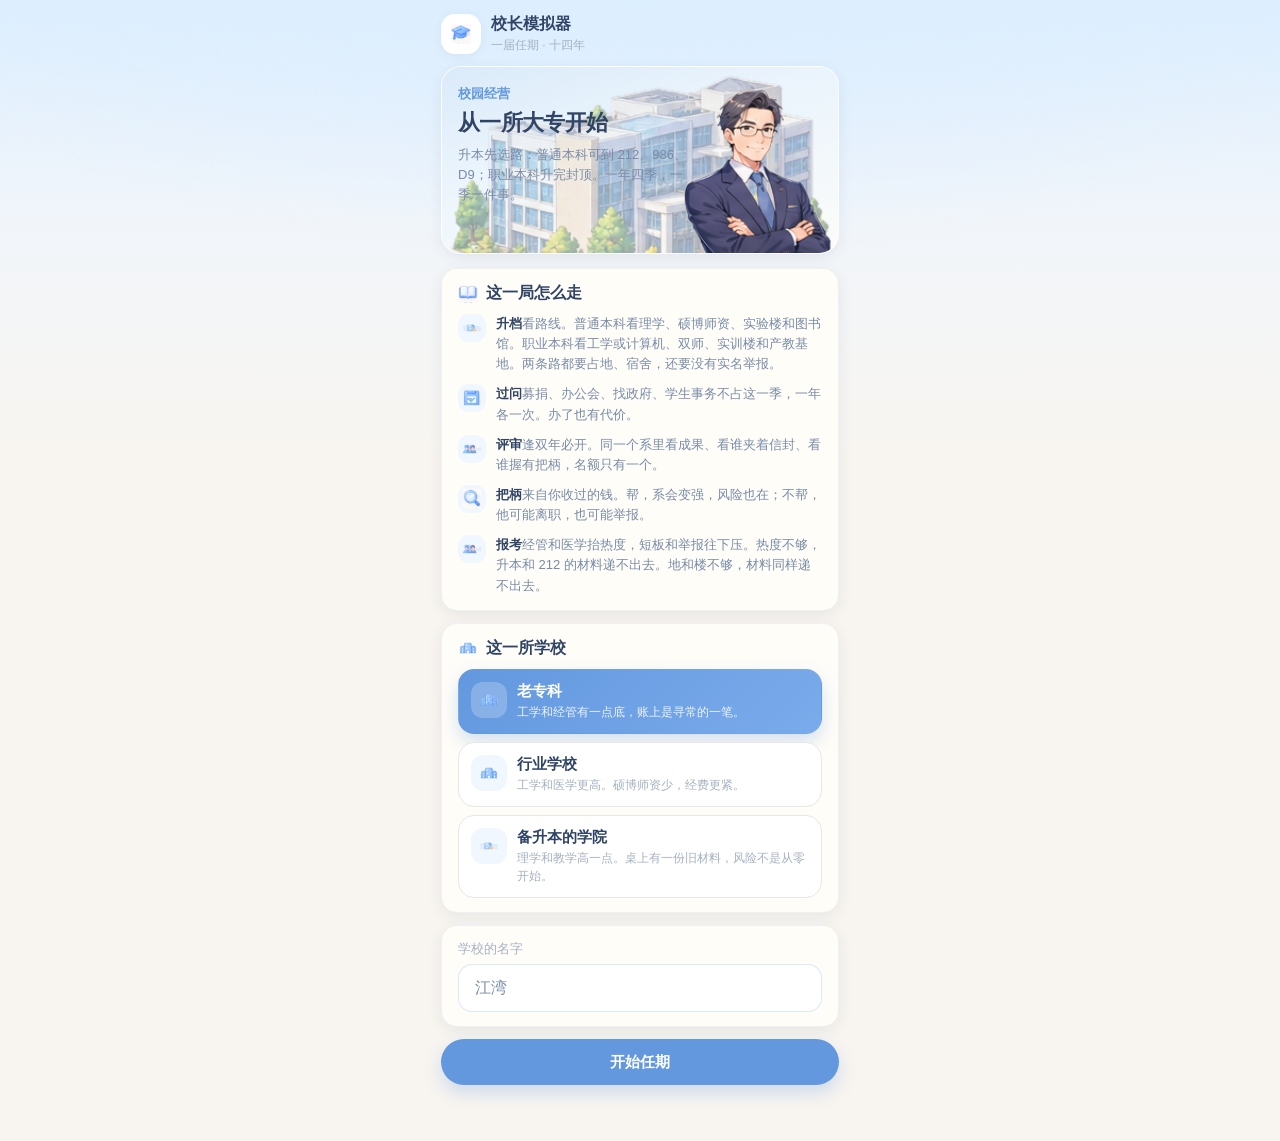
<file: index.html>
<!DOCTYPE html>
<html lang="zh-CN">
<head>
  <meta charset="UTF-8" />
  <meta name="viewport" content="width=device-width, initial-scale=1, viewport-fit=cover" />
  <title>校长模拟器</title>
  <link rel="stylesheet" href="src/styles/design-tokens.css?v=1" />
  <link rel="stylesheet" href="src/styles/campus-components.css?v=6" />
  <link rel="stylesheet" href="style.css?v=53" />
</head>
<body>
  <div id="app"></div>
  <script src="assets.js?v=3"></script>
  <script src="src/copy/campus-copy.js?v=2"></script>
  <script src="src/ui/campus-components.js?v=2"></script>
  <script src="src/ui/campus-icons.js?v=2"></script>
  <script src="game.js?v=51"></script>
</body>
</html>
</file>
<file: src/styles/design-tokens.css>
/* 校长模拟器 Design Tokens — 唯一色板来源（对齐 docs/UI-DESIGN-SYSTEM.md） */
:root {
  --color-primary: #6398df;
  --color-primary-dark: #4f82c9;
  --color-primary-light: #f1f7ff;
  --color-primary-mid: #dceeff;

  --color-canvas: #f8f5f0;
  --color-surface: #fffdf8;
  --color-sky: #dceeff;
  --color-sky-mid: #f1f5fa;
  --color-warm: #f7efe3;

  --color-text-primary: #304466;
  --color-text-secondary: #788ba7;
  --color-text-tertiary: #a5b1c1;

  --color-gold: #f2ae65;
  --color-success: #80c6a5;
  --color-warning: #f2ae65;
  --color-danger: #e88a82;
  --color-special: #a77bd3;
  --color-locked: #c8cdd6;

  --color-border: rgba(120, 150, 190, 0.12);
  --color-border-solid: #e8e7e3;

  --radius-sm: 8px;
  --radius-md: 12px;
  --radius-lg: 16px;
  --radius-xl: 20px;
  --radius-2xl: 24px;
  --radius-full: 999px;

  --space-1: 4px;
  --space-2: 8px;
  --space-3: 12px;
  --space-4: 16px;
  --space-5: 20px;
  --space-6: 24px;
  --space-8: 32px;

  --font-title: 22px;
  --font-section: 18px;
  --font-card-title: 16px;
  --font-body: 14px;
  --font-meta: 12px;
  --font-tag: 11px;
  --font-stat: 26px;

  --shadow-card: 0 4px 14px rgba(50, 70, 100, 0.08);
  --shadow-float: 0 6px 20px rgba(50, 75, 110, 0.12);
  --shadow-soft: 0 2px 10px rgba(50, 75, 110, 0.06);

  --page-padding: 16px;
  --bottom-nav-height: 64px;
  --shell-max: 430px;
  --touch-min: 44px;

  /* 兼容旧页面变量 */
  --bg: var(--color-canvas);
  --card: var(--color-surface);
  --ink: var(--color-text-secondary);
  --title: var(--color-text-primary);
  --muted: var(--color-text-tertiary);
  --blue: var(--color-primary);
  --blue-2: #8eb4ea;
  --blue-soft: var(--color-primary-light);
  --sky: var(--color-sky);
  --line: var(--color-border-solid);
  --gold: var(--color-gold);
  --accent: var(--color-warning);
  --good: var(--color-success);
  --warn: var(--color-warning);
  --bad: var(--color-danger);
  --shadow: var(--shadow-card);
  --radius: var(--radius-xl);
}
</file>
<file: src/styles/campus-components.css>
/* Campus* 公共组件视觉层 */

.campus-btn {
  display: inline-flex;
  align-items: center;
  justify-content: center;
  gap: var(--space-2);
  min-height: 46px;
  padding: 12px 18px;
  border-radius: 23px;
  border: 1px solid var(--color-border-solid);
  background: var(--color-surface);
  color: var(--color-text-primary);
  font-size: 15px;
  font-weight: 600;
  box-shadow: var(--shadow-soft);
  text-align: center;
  cursor: pointer;
  transition: background 0.18s ease, transform 0.18s ease, border-color 0.18s ease, box-shadow 0.18s ease;
}

.campus-btn:active:not(:disabled) { transform: scale(0.985); }
.campus-btn:disabled {
  background: #f3f1ef;
  color: var(--color-locked);
  box-shadow: none;
  cursor: not-allowed;
}

.campus-btn--block,
.campus-btn--primary {
  width: 100%;
}

.campus-btn--primary,
button.primary {
  margin-top: var(--space-3);
  background: var(--color-primary);
  color: #fff;
  border: none;
  border-radius: 23px;
  min-height: 46px;
  font-weight: 600;
  box-shadow: 0 8px 18px rgba(99, 152, 223, 0.28);
}

.campus-btn--primary:hover:not(:disabled),
button.primary:hover:not(:disabled) {
  background: var(--color-primary-dark);
}

.campus-btn--secondary {
  background: #fff;
  border-color: rgba(99, 152, 223, 0.35);
  color: var(--color-primary);
}

.campus-btn--danger {
  background: #fff5f3;
  border-color: rgba(232, 138, 130, 0.45);
  color: var(--color-danger);
}

.campus-btn--ghost {
  background: transparent;
  border-color: transparent;
  box-shadow: none;
  color: var(--color-text-secondary);
}

.campus-btn--accent,
button.accent {
  width: 100%;
  margin-top: var(--space-3);
  background: var(--color-warning);
  color: #fff;
  border: none;
  border-radius: 23px;
  min-height: 46px;
  font-weight: 700;
  box-shadow: 0 8px 18px rgba(242, 174, 101, 0.28);
}

.campus-btn--accent:hover:not(:disabled) {
  background: #d9924a;
  color: #fff;
}

.campus-btn em,
button.primary em,
button.accent em {
  font-style: normal;
  opacity: 0.88;
  font-weight: 500;
}

.campus-card {
  background: var(--color-surface);
  border: 1px solid var(--color-border);
  border-radius: var(--radius-lg);
  box-shadow: var(--shadow-card);
  padding: 14px 16px;
  margin: 12px 0;
}

.campus-card--soft {
  background: linear-gradient(180deg, var(--color-primary-light) 0%, var(--color-surface) 52%);
  border-color: transparent;
}

.campus-card--warm {
  background: var(--color-warm);
  border-color: rgba(242, 174, 101, 0.22);
}

.campus-card--hero {
  border-radius: var(--radius-xl);
  overflow: hidden;
}

.campus-card__head {
  display: flex;
  align-items: baseline;
  justify-content: space-between;
  gap: var(--space-3);
  margin-bottom: var(--space-3);
}

.campus-card__head h2 {
  margin: 0;
  font-size: var(--font-card-title);
  font-weight: 600;
  color: var(--color-text-primary);
}

.campus-badge {
  display: inline-flex;
  align-items: center;
  border-radius: var(--radius-full);
  padding: 2px 8px;
  font-size: var(--font-tag);
  font-weight: 600;
  line-height: 1.4;
  white-space: nowrap;
  background: var(--color-primary-light);
  color: var(--color-primary);
}

.campus-badge--warn {
  background: #fff1e8;
  color: #a85b4e;
}

.campus-badge--ok {
  background: #e8f7f0;
  color: #3d8f74;
}

.campus-badge--gold {
  background: #fff4dd;
  color: #b8842f;
}

.campus-progress {
  width: 100%;
}

.campus-progress__row {
  display: flex;
  align-items: center;
  justify-content: space-between;
  gap: var(--space-2);
  margin-bottom: 6px;
}

.campus-progress__row b {
  font-size: var(--font-body);
  font-weight: 600;
  color: var(--color-text-primary);
}

.campus-progress__row span {
  font-size: var(--font-meta);
  color: var(--color-text-secondary);
  font-variant-numeric: tabular-nums;
}

.campus-progress__track,
.track {
  height: 8px;
  border-radius: var(--radius-full);
  background: #e7e7ea;
  overflow: hidden;
}

.campus-progress__fill,
.track > i {
  display: block;
  height: 100%;
  border-radius: inherit;
  background: var(--color-primary);
}

.campus-progress__fill.is-ok,
.track > i.ok { background: var(--color-success); }
.campus-progress__fill.is-near,
.track > i.near { background: var(--color-warning); }
.campus-progress__fill.is-bad,
.track > i.bad { background: var(--color-danger); }

.campus-stat {
  background: var(--color-surface);
  border: 1px solid var(--color-border);
  border-radius: var(--radius-md);
  padding: 8px 6px;
  text-align: center;
  line-height: 1.15;
  box-shadow: var(--shadow-soft);
}

.campus-stat .pico {
  display: flex;
  justify-content: center;
  color: var(--color-primary);
}

.campus-stat .pico svg,
.campus-stat .pico .campus-ico {
  width: 16px;
  height: 16px;
}

.campus-stat b {
  display: block;
  margin-top: 2px;
  font-size: 15px;
  font-weight: 700;
  font-variant-numeric: tabular-nums;
  color: var(--color-text-primary);
}

.campus-stat em {
  display: block;
  margin-top: 1px;
  font-style: normal;
  font-size: 10px;
  font-weight: 500;
  color: var(--color-text-tertiary);
  white-space: nowrap;
}

.campus-stat.is-near b { color: #c4843a; }
.campus-stat.is-bad b { color: var(--color-danger); }

.campus-resource {
  display: flex;
  gap: var(--space-2);
  flex-wrap: wrap;
}

.campus-resource__chip {
  display: inline-flex;
  align-items: center;
  gap: 4px;
  min-height: 32px;
  padding: 4px 10px;
  border-radius: var(--radius-full);
  background: rgba(255, 253, 248, 0.92);
  border: 1px solid var(--color-border-solid);
  color: var(--color-text-primary);
  font-size: 12px;
  font-weight: 700;
  font-variant-numeric: tabular-nums;
  box-shadow: var(--shadow-soft);
}

.campus-resource__chip svg,
.campus-resource__chip .campus-ico {
  width: 16px;
  height: 16px;
  color: var(--color-primary);
}

.campus-resource__chip.is-funds { color: #8a6a32; }
.campus-resource__chip.is-funds svg { color: var(--color-gold); }

.campus-nav {
  position: fixed;
  left: 50%;
  bottom: 0;
  transform: translateX(-50%);
  width: min(var(--shell-max), 100%);
  display: grid;
  grid-template-columns: repeat(4, 1fr);
  gap: 4px;
  margin: 0;
  min-height: var(--bottom-nav-height);
  padding: 8px 12px calc(8px + env(safe-area-inset-bottom, 0px));
  background: linear-gradient(180deg, rgba(255, 253, 248, 0.96), rgba(241, 247, 255, 0.98));
  border-top: 1px solid rgba(99, 152, 223, 0.14);
  box-shadow: 0 -6px 20px rgba(80, 120, 180, 0.08);
  z-index: 3;
  backdrop-filter: blur(14px);
  -webkit-backdrop-filter: blur(14px);
}

.campus-nav__item {
  position: relative;
  width: 100%;
  min-height: var(--touch-min);
  display: flex;
  flex-direction: column;
  align-items: center;
  justify-content: center;
  gap: 2px;
  border: none;
  background: transparent;
  box-shadow: none;
  border-radius: var(--radius-lg);
  padding: 6px 4px;
  font-size: 12px;
  font-weight: 500;
  color: var(--color-text-tertiary);
}

.campus-nav__item svg,
.campus-nav__item .campus-ico {
  width: 24px;
  height: 24px;
}

.campus-nav__item.is-on {
  background: var(--color-surface);
  color: var(--color-primary);
  box-shadow: var(--shadow-soft);
}

.campus-nav__item.is-on::before {
  content: "";
  position: absolute;
  top: 4px;
  width: 6px;
  height: 6px;
  border-radius: 50%;
  background: var(--color-gold);
}

.campus-task {
  display: flex;
  align-items: center;
  gap: var(--space-3);
  padding: 12px 0;
  border-top: 1px solid var(--color-border-solid);
}

.campus-task:first-child { border-top: none; padding-top: 2px; }

.campus-task.is-off { opacity: 0.55; }

.campus-task__ico {
  width: 36px;
  height: 36px;
  border-radius: var(--radius-md);
  display: grid;
  place-items: center;
  background: var(--color-primary-light);
  color: var(--color-primary);
  flex: none;
}

.campus-task__ico svg,
.campus-task__ico .campus-ico { width: 20px; height: 20px; }

.campus-task__body { flex: 1; min-width: 0; }
.campus-task__body b {
  display: block;
  font-size: var(--font-card-title);
  font-weight: 650;
  color: var(--color-text-primary);
}
.campus-task__body small {
  display: block;
  margin-top: 2px;
  color: var(--color-text-tertiary);
  font-size: var(--font-meta);
  line-height: 1.45;
}
.campus-task__body .cost {
  display: inline-block;
  margin-top: 4px;
  font-style: normal;
  font-size: var(--font-meta);
  color: var(--color-text-secondary);
}
.campus-task__body .cost.free { color: var(--color-success); }

.campus-task__go {
  flex: none;
  min-width: 72px;
  min-height: 36px;
  padding: 8px 12px;
  border-radius: var(--radius-full);
  border: none;
  background: var(--color-primary);
  color: #fff;
  font-size: 13px;
  font-weight: 600;
  box-shadow: none;
}

.campus-task__go:disabled {
  background: #e8ebf0;
  color: var(--color-locked);
}

.campus-teacher {
  display: flex;
  gap: var(--space-3);
  align-items: flex-start;
  width: 100%;
  padding: 12px;
  margin: 0 0 10px;
  border: 1px solid rgba(99, 152, 223, 0.12);
  border-radius: var(--radius-xl);
  background: linear-gradient(180deg, #fff 0%, var(--color-surface) 100%);
  box-shadow: var(--shadow-soft);
  text-align: left;
  color: inherit;
}

.campus-teacher:first-child { margin-top: 2px; }
.campus-teacher:last-child { margin-bottom: 0; }

.campus-teacher.is-clickable {
  cursor: pointer;
  transition: background 0.18s ease, box-shadow 0.18s ease, transform 0.18s ease;
}
.campus-teacher.is-clickable:hover {
  background: linear-gradient(180deg, #fff 0%, var(--color-primary-light) 100%);
  box-shadow: var(--shadow-card);
}
.campus-teacher.is-clickable:active {
  transform: scale(0.99);
  background: var(--color-primary-light);
}

.campus-teacher__avatar {
  width: 52px;
  height: 52px;
  border-radius: 50%;
  flex: none;
  display: grid;
  place-items: center;
  overflow: hidden;
  background: linear-gradient(160deg, var(--color-sky), var(--color-primary-light));
  border: 2px solid #fff;
  box-shadow: 0 2px 8px rgba(99, 152, 223, 0.18);
  color: var(--color-primary);
  font-weight: 700;
}

.campus-teacher__avatar img,
.campus-teacher__avatar .art-character {
  width: 100%;
  height: 100%;
  object-fit: cover;
  object-position: center top;
}

.campus-teacher__who { flex: 1; min-width: 0; }
.campus-teacher__name {
  display: flex;
  flex-wrap: wrap;
  align-items: center;
  gap: 6px;
}
.campus-teacher__name b {
  font-size: var(--font-card-title);
  color: var(--color-text-primary);
}
.campus-teacher__meta {
  margin-top: 3px;
  color: var(--color-text-tertiary);
  font-size: var(--font-meta);
  line-height: 1.45;
}
.campus-teacher__go {
  flex: none;
  align-self: center;
  color: var(--color-text-tertiary);
  font-size: 22px;
  line-height: 1;
  padding-left: 4px;
}

.teacher-status {
  flex: none;
  align-self: center;
  min-height: 24px;
  padding: 2px 8px;
  border-radius: var(--radius-full);
  background: #e8f7f0;
  color: #3d8f74;
  font-size: 11px;
  font-weight: 600;
  white-space: nowrap;
}

.campus-teacher {
  align-items: center;
}
.campus-teacher .teacher-bars {
  display: grid;
  gap: 8px;
  margin-top: 10px;
}
.campus-teacher .teacher-bars .campus-progress__row b {
  font-size: 12px;
  font-weight: 500;
  color: var(--color-text-secondary);
}
.campus-teacher .teacher-bars .campus-progress__track {
  height: 6px;
}

.campus-event {
  background: var(--color-surface);
  border: 1px solid var(--color-border);
  border-radius: var(--radius-xl);
  box-shadow: var(--shadow-card);
  overflow: hidden;
  margin: 12px 0;
}

.campus-event__visual {
  min-height: 120px;
  background: linear-gradient(135deg, var(--color-sky) 0%, var(--color-primary-light) 55%, #fff 100%);
}

.campus-event__body { padding: 14px 16px 16px; }

.campus-tabs {
  display: flex;
  gap: var(--space-2);
  margin: 8px 0 12px;
  padding: 4px;
  background: rgba(220, 238, 255, 0.55);
  border-radius: var(--radius-full);
  border: 1px solid rgba(99, 152, 223, 0.14);
}

.campus-tabs__item {
  position: relative;
  flex: 1;
  min-height: 36px;
  border: none;
  border-radius: var(--radius-full);
  background: transparent;
  box-shadow: none;
  color: var(--color-text-secondary);
  font-size: 13px;
  font-weight: 600;
  padding: 8px 10px;
}

.campus-tabs__item.is-on {
  background: var(--color-surface);
  color: var(--color-primary);
  box-shadow: var(--shadow-soft);
}

.campus-tabs__item.is-on::after {
  content: "";
  position: absolute;
  bottom: 4px;
  left: 50%;
  width: 12px;
  height: 3px;
  border-radius: 99px;
  background: var(--color-gold);
  transform: translateX(-50%);
}

.campus-progress.tone-blue .campus-progress__fill,
.dept.tone-blue .track > i { background: #6398df; }
.campus-progress.tone-orange .campus-progress__fill,
.dept.tone-orange .track > i { background: #f2ae65; }
.campus-progress.tone-green .campus-progress__fill,
.dept.tone-green .track > i { background: #80c6a5; }
.campus-progress.tone-teal .campus-progress__fill,
.dept.tone-teal .track > i { background: #6ec4c4; }
.campus-progress.tone-purple .campus-progress__fill,
.dept.tone-purple .track > i { background: #a77bd3; }
.campus-progress.tone-sky .campus-progress__fill,
.dept.tone-sky .track > i { background: #8eb4ea; }

.campus-goal {
  display: flex;
  justify-content: space-between;
  align-items: flex-start;
  gap: var(--space-3);
}

.campus-building {
  margin: 0;
  background: var(--color-surface);
  border: 1px solid var(--color-border);
  border-radius: var(--radius-md);
  overflow: hidden;
  box-shadow: var(--shadow-soft);
}

.campus-building figcaption {
  display: flex;
  justify-content: space-between;
  gap: 6px;
  padding: 8px 10px;
  font-size: var(--font-meta);
}

.campus-building figcaption b { color: var(--color-text-primary); }
.campus-building figcaption em {
  font-style: normal;
  color: var(--color-text-tertiary);
}

/* 兼容旧 tag 类 */
.tag {
  display: inline-flex;
  align-items: center;
  border-radius: var(--radius-full);
  padding: 2px 8px;
  font-size: var(--font-tag);
  font-weight: 600;
  background: var(--color-primary-light);
  color: var(--color-primary);
  white-space: nowrap;
}

.tag.warn {
  background: #fff1e8;
  color: #a85b4e;
}

@media (max-width: 359px) {
  .campus-task {
    flex-wrap: wrap;
  }
  .campus-task__go {
    width: 100%;
  }
  .campus-stat b { font-size: 13px; }
  .campus-nav__item { font-size: 11px; }
}
</file>
<file: style.css>
﻿* { box-sizing: border-box; }

html, body {
  margin: 0;
  min-height: 100%;
  background:
    radial-gradient(120% 60% at 50% -10%, var(--color-sky) 0%, transparent 55%),
    linear-gradient(180deg, var(--color-sky) 0%, var(--color-sky-mid) 220px, var(--color-canvas) 460px);
  color: var(--ink);
  font-family: "HarmonyOS Sans SC", "MiSans", "Noto Sans SC", "PingFang SC", "Microsoft YaHei", sans-serif;
  -webkit-font-smoothing: antialiased;
}

button, input { font: inherit; color: inherit; }

button {
  cursor: pointer;
  border: 1px solid var(--line);
  background: var(--card);
  border-radius: var(--radius-lg);
  padding: 14px 16px;
  text-align: center;
  box-shadow: var(--shadow-soft);
  transition: background 0.18s ease, transform 0.18s ease, border-color 0.18s ease, box-shadow 0.18s ease;
}

button:hover:not(:disabled) { background: #fff; }
button:active:not(:disabled) { transform: scale(0.985); }
button:disabled { background: #f3f1ef; color: var(--color-locked); box-shadow: none; cursor: not-allowed; }
button:focus-visible, input:focus-visible { outline: 2px solid var(--blue); outline-offset: 2px; }

button.primary {
  display: flex;
  align-items: center;
  justify-content: center;
  gap: 8px;
  width: 100%;
  min-height: 46px;
  margin-top: 12px;
  background: var(--color-primary);
  color: #fff;
  border: none;
  border-radius: 23px;
  font-weight: 600;
  box-shadow: 0 8px 18px rgba(99, 152, 223, 0.28);
}

button.primary:hover:not(:disabled) { background: var(--color-primary-dark); }
button.primary b, button.primary em { color: #fff; }
button.primary em { font-style: normal; opacity: 0.88; font-weight: 500; }

button.accent {
  display: flex;
  align-items: center;
  justify-content: center;
  gap: 8px;
  width: 100%;
  min-height: 46px;
  margin-top: 12px;
  background: var(--color-warning);
  color: #fff;
  border: none;
  border-radius: 23px;
  font-weight: 700;
  box-shadow: 0 8px 18px rgba(242, 174, 101, 0.28);
}

button.accent:hover:not(:disabled) { background: #d9924a; }
button.accent em { font-style: normal; opacity: 0.9; font-weight: 500; color: #fff; }

#app { min-height: 100vh; }

.shell {
  width: min(var(--shell-max), 100%);
  margin: 0 auto;
  padding: 10px var(--page-padding) 28px;
}

.shell.play {
  padding-bottom: calc(var(--bottom-nav-height) + 48px + env(safe-area-inset-bottom, 0px));
}
.shell.intro { padding-bottom: 36px; }

.side { display: none; }
.main { min-width: 0; }
.sheet { animation: rise 0.22s ease; }

@keyframes rise {
  from { opacity: 0; transform: translateY(6px); }
  to { opacity: 1; transform: none; }
}

/* 鈥斺€?搴曟爮 鈥斺€?*/
/* bottom nav visuals live in campus-components.css (.campus-nav) */
.tabs.campus-nav { /* keep dual class for desktop hide */ }

.tabs button.on {
  background: #fff;
  color: var(--color-primary);
  box-shadow: var(--shadow-soft);
}

/* 鈥斺€?椤舵爮 鈥斺€?*/
.top {
  display: flex;
  align-items: center;
  gap: 10px;
  min-height: 52px;
}

.top > b { font-size: 17px; font-weight: 700; color: var(--title); flex: 1; min-width: 0; }

.top--spring {
  gap: 8px;
  padding: 4px 0 2px;
}

.top-avatar {
  width: 40px;
  height: 40px;
  flex: none;
  border-radius: 50%;
  overflow: hidden;
  background: linear-gradient(160deg, var(--color-sky), #fff);
  border: 2px solid #fff;
  box-shadow: 0 2px 8px rgba(99, 152, 223, 0.2);
  display: grid;
  place-items: center;
}

.top-avatar .art-wrap,
.top-avatar .art-character,
.top-avatar img {
  width: 100%;
  height: 100%;
  object-fit: cover;
  object-position: center top;
}

.top-avatar--fallback {
  color: var(--color-primary);
}

.top-avatar--fallback svg {
  width: 20px;
  height: 20px;
}

.top-meta {
  display: flex;
  align-items: center;
  gap: 6px;
  flex: none;
}

.chip {
  display: inline-flex;
  align-items: center;
  gap: 4px;
  padding: 5px 10px;
  border-radius: 999px;
  background: rgba(255, 255, 255, 0.88);
  border: 1px solid var(--line);
  color: var(--title);
  font-size: 12px;
  font-weight: 700;
  font-variant-numeric: tabular-nums;
  box-shadow: var(--shadow-soft);
}

.chip svg,
.chip .campus-ico { width: 16px; height: 16px; color: var(--blue); }
.chip.funds { color: #8a6a32; }
.chip.funds svg { color: var(--gold); }

.home, .back, .cap {
  width: 36px;
  height: 36px;
  flex: none;
  display: grid;
  place-items: center;
  border-radius: 12px;
  background: var(--card);
  border: 1px solid var(--line);
  color: var(--blue);
  box-shadow: none;
  padding: 0;
}

.home .campus-ico, .back .campus-ico, .cap .campus-ico, .pico .campus-ico, .ico .campus-ico,
.sidetop .campus-ico, .side nav .campus-ico, .tile .campus-ico,
.home svg, .back svg, .cap svg, .pico svg, .ico svg, .sidetop svg, .side nav svg, .tile svg, .avatar svg {
  width: 20px;
  height: 20px;
  display: block;
}

.brand { min-width: 0; }
.brand b { display: block; font-size: 16px; font-weight: 700; color: var(--title); }
.brand small { display: block; margin-top: 2px; color: var(--muted); font-size: 12px; }

/* 鈥斺€?鍗＄墖 鈥斺€?*/
.hello, .card, .reason, .rowcard, .dialog {
  background: var(--color-surface);
  border: 1px solid var(--color-border);
  border-radius: var(--radius-lg);
  box-shadow: var(--shadow-card);
}

.hello {
  padding: 16px;
  margin-top: 4px;
  overflow: hidden;
  background: linear-gradient(165deg, #e7f3fc 0%, #ffffff 48%);
  border-color: transparent;
}

.card, .reason, .dialog { padding: 16px; margin: 12px 0; }
.reason { background: var(--blue-soft); border-color: #d7e3f2; }

.banner {
  position: relative;
  overflow: hidden;
  border-radius: var(--radius);
  margin: 4px 0 12px;
  padding: 18px 16px;
  min-height: 148px;
  background: linear-gradient(135deg, #d9ebfa 0%, #eef6fc 45%, #ffffff 100%);
  border: 1px solid rgba(255, 255, 255, 0.8);
  box-shadow: var(--shadow);
}

.banner-copy { position: relative; z-index: 1; max-width: 62%; }
.banner .art-wrap {
  position: absolute;
  right: 8px;
  bottom: 0;
  width: 150px;
  height: 120px;
  background: transparent;
  border-radius: 0;
}

.banner.character .art-wrap {
  width: 108px;
  height: 148px;
  right: 12px;
}

.banner h1, .banner h2 { margin: 0 0 6px; }
.banner .meta { color: #6d829c; }

.hello-top, .schoolhead, .sumtop {
  display: flex;
  justify-content: space-between;
  align-items: flex-start;
  gap: 12px;
}

.art-wrap {
  flex: none;
  overflow: hidden;
  display: grid;
  place-items: center;
  border-radius: var(--radius-md);
  background: linear-gradient(180deg, #eaf4fc 0%, #f7fafc 100%);
}

.hello-top .skyline,
.hello-top .art-wrap {
  width: 120px;
  height: 96px;
}

.hello-top .art-wrap.hero { width: 88px; height: 120px; }
.schoolhead .art-wrap.hero { width: 112px; height: 76px; margin-right: 2px; }

.art-building,
.art-character {
  width: 100%;
  height: 100%;
  object-fit: contain;
  object-position: center bottom;
  display: block;
  pointer-events: none;
  user-select: none;
}

.art-fallback {
  width: 100%;
  height: 100%;
  display: grid;
  place-items: center;
  color: var(--blue);
}

.campus-grid {
  display: grid;
  grid-template-columns: repeat(2, minmax(0, 1fr));
  gap: 10px;
  margin: 0 0 14px;
}

.campus-item {
  margin: 0;
  padding: 12px 8px 10px;
  border-radius: var(--radius-lg);
  background: linear-gradient(180deg, #eef5fc 0%, #ffffff 72%);
  border: 1px solid var(--line);
  text-align: center;
  box-shadow: var(--shadow-soft);
}

.campus-item .art-building,
.campus-item .art-fallback {
  width: 100%;
  height: 92px;
}

.campus-item figcaption {
  display: flex;
  justify-content: center;
  align-items: baseline;
  gap: 6px;
  margin-top: 6px;
}

.campus-item figcaption b {
  font-size: 13px;
  color: var(--title);
  font-weight: 600;
}

.campus-item figcaption em {
  font-style: normal;
  font-size: 12px;
  color: var(--muted);
}

h1 {
  margin: 0 0 6px;
  font-size: 26px;
  line-height: 1.25;
  font-weight: 700;
  letter-spacing: -0.03em;
  color: var(--title);
}

h2, .card > b, .reason > b {
  margin: 0 0 10px;
  font-size: 18px;
  font-weight: 700;
  color: var(--title);
}

.lede, .card .lede {
  margin: 0;
  font-size: 15px;
  line-height: 1.65;
  color: var(--ink);
}

.meta, .fine, .hint {
  color: var(--muted);
  font-size: 13px;
  line-height: 1.55;
  margin: 0;
}

.eyebrow {
  margin: 0 0 6px;
  color: var(--blue);
  font-size: 13px;
  font-weight: 600;
}

/* 鈥斺€?鎸囨爣 鈥斺€?*/
.core-stats {
  display: grid;
  grid-template-columns: 1fr 1fr;
  gap: 10px;
  margin-top: 14px;
}

.stat-card {
  background: #fff;
  border: 1px solid var(--line);
  border-radius: var(--radius-lg);
  padding: 12px 12px 10px;
  box-shadow: var(--shadow-soft);
}

.stat-card .pico {
  width: 28px;
  height: 28px;
  border-radius: 10px;
  display: grid;
  place-items: center;
  background: var(--blue-soft);
  color: var(--blue);
  margin-bottom: 8px;
}

.stat-card .pico svg,
.stat-card .pico .campus-ico { width: 18px; height: 18px; }

.stat-card b {
  display: block;
  font-size: 22px;
  font-weight: 700;
  line-height: 1.1;
  font-variant-numeric: tabular-nums;
  letter-spacing: -0.03em;
  color: var(--title);
}

.stat-card em {
  display: block;
  margin-top: 4px;
  font-style: normal;
  font-size: 12px;
  color: var(--muted);
}

.stat-card.near b { color: #c4843a; }
.stat-card.bad b { color: var(--bad); }

.more-stats {
  display: grid;
  grid-template-columns: repeat(3, 1fr);
  gap: 6px;
  margin-top: 10px;
}

.more-stats > div {
  background: rgba(255, 255, 255, 0.78);
  border: 1px solid var(--line);
  border-radius: 12px;
  padding: 8px 4px;
  text-align: center;
}

.more-stats .pico { display: flex; justify-content: center; color: var(--blue); margin-bottom: 2px; }
.more-stats .pico svg { width: 13px; height: 13px; }
.more-stats b {
  display: block;
  font-size: 13px;
  font-weight: 700;
  color: var(--title);
  font-variant-numeric: tabular-nums;
}
.more-stats em {
  display: block;
  font-style: normal;
  font-size: 10px;
  color: var(--muted);
}
.more-stats .near b { color: #c4843a; }
.more-stats .bad b { color: var(--bad); }

.strip, .stats {
  display: grid;
  grid-template-columns: repeat(5, 1fr);
  gap: 4px;
  margin-top: 8px;
}

.yearscroll {
  max-height: 240px;
  margin-top: 10px;
  overflow-y: auto;
  overscroll-behavior: contain;
  -webkit-overflow-scrolling: touch;
}

.yearblock { padding: 8px 0 2px; border-top: 1px solid var(--line); }
.yearblock:first-child { border-top: none; padding-top: 0; }
.yearblock h3 {
  position: sticky;
  top: 0;
  z-index: 1;
  margin: 0;
  padding: 6px 10px;
  background: var(--blue-soft);
  border-radius: 10px;
  color: var(--blue);
  font-size: 13px;
  font-weight: 700;
}
.yearblock.now h3 { background: var(--blue); color: #fff; }
.yearblock .meta { margin: 8px 8px 0; }
.yearcard .log { margin: 4px 0 0; }
.yearcard .log li { padding: 6px 8px; font-size: 13px; }

.ladder {
  display: grid;
  grid-template-columns: repeat(5, 1fr);
  gap: 8px;
  margin: 12px 0;
}

.rung {
  background: var(--card);
  border: 1px solid var(--line);
  border-radius: 16px;
  padding: 10px 4px;
  text-align: center;
  box-shadow: var(--shadow-soft);
}

.rung small { display: block; color: var(--muted); font-size: 11px; letter-spacing: 0.04em; }
.rung b { display: block; margin-top: 2px; font-size: 13px; font-weight: 700; color: var(--title); }
.rung.on { background: var(--blue); border-color: transparent; color: #fff; box-shadow: 0 6px 14px rgba(101, 152, 223, 0.28); }
.rung.on small, .rung.on b { color: #fff; }
.rung.done small, .rung.done b { color: var(--good); }
.rung.lock { opacity: 0.45; }

.schoolhead { justify-content: flex-start; align-items: center; }
.schoolhead .cap {
  width: 52px;
  height: 52px;
  border-radius: 16px;
  background: var(--blue-soft);
  color: var(--blue);
}
.schoolhead .cap svg { width: 26px; height: 26px; }
.schoolhead h2 { margin-bottom: 4px; }
.schoolhead .meta { margin: 0; }

.sumtop .art-wrap.hero {
  width: 72px;
  height: 112px;
  border-radius: 16px;
  overflow: hidden;
  background: linear-gradient(180deg, #eaf4fc 0%, #f7fafc 100%);
  flex: none;
}

.dept { padding: 12px 0; border-top: 1px solid var(--line); }
.dept:first-of-type { border-top: none; padding-top: 2px; }
.dept .row, .req .row, .stat {
  display: flex;
  align-items: center;
  justify-content: space-between;
  gap: 8px;
}

.dept .row b, .req .row b { font-size: 15px; font-weight: 650; color: var(--title); }
.dept .row span, .req .row span { margin-left: auto; font-variant-numeric: tabular-nums; color: var(--muted); font-size: 14px; }
.req .row .ok { color: var(--good); }
.req .row .no { color: var(--warn); }

.track {
  height: 10px;
  margin-top: 8px;
  background: #e7e7ea;
  border-radius: 999px;
  overflow: hidden;
}

.track > i {
  display: block;
  height: 100%;
  border-radius: 999px;
  background: linear-gradient(90deg, var(--blue-2), var(--blue));
  transition: width 0.25s ease;
}

.track > i.ok { background: linear-gradient(90deg, #8ec9b4, var(--good)); }
.track > i.near { background: linear-gradient(90deg, #f0c48a, var(--warn)); }
.track > i.bad { background: linear-gradient(90deg, #e5a396, var(--bad)); }
.dept .hint { margin-top: 6px; }

.tick {
  width: 18px;
  height: 18px;
  border-radius: 50%;
  background: #e5f5ef;
  color: var(--good);
  font-style: normal;
  font-size: 12px;
  display: grid;
  place-items: center;
  flex: none;
}

.gates, .log, .deltas { list-style: none; margin: 0; padding: 0; }
.req { padding: 11px 0; border-top: 1px solid var(--line); }
.req:first-child { border-top: none; padding-top: 0; }
.log li, .deltas li {
  padding: 8px 0;
  border-top: 1px solid var(--line);
  font-size: 14px;
  line-height: 1.5;
  color: #5d6b7a;
}
.log li:first-child, .deltas li:first-child { border-top: none; }
.deltas .up { color: var(--good); }
.deltas .down { color: var(--bad); }

.stat { padding: 9px 0; border-top: 1px solid var(--line); font-size: 14px; }
.stat:first-child { border-top: none; }
.stat em { font-style: normal; color: var(--muted); }
.stat b { font-variant-numeric: tabular-nums; }
.stat.near b { color: #c4843a; }
.stat.bad b { color: var(--bad); }

.actions {
  margin-top: 12px;
  background: var(--card);
  border: 1px solid var(--line);
  border-radius: var(--radius);
  box-shadow: var(--shadow);
  overflow: hidden;
}

.actions button {
  width: 100%;
  display: flex;
  align-items: center;
  gap: 12px;
  text-align: left;
  border: none;
  border-radius: 0;
  border-top: 1px solid var(--line);
  box-shadow: none;
  background: transparent;
  padding: 14px;
}

.actions button:first-child { border-top: none; }
.actions button:hover:not(:disabled) { background: #f7fbff; }
.actions .actxt { flex: 1; min-width: 0; }
.actions button b { display: block; font-size: 16px; font-weight: 650; color: var(--title); }
.actions button small { display: block; margin-top: 2px; color: var(--muted); font-size: 12px; line-height: 1.45; font-weight: 400; }
.actions button em { font-style: normal; color: var(--muted); font-variant-numeric: tabular-nums; font-size: 15px; }
.actions .ico {
  width: 38px;
  height: 38px;
  border-radius: 12px;
  display: grid;
  place-items: center;
  background: var(--blue-soft);
  color: var(--blue);
  flex: none;
}
.actions .go svg,
.actions .go .campus-ico { width: 16px; height: 16px; }

.choices { display: grid; gap: 10px; margin: 14px 0; }
.origins { display: grid; gap: 10px; margin-top: 8px; }
.origins button {
  width: 100%;
  text-align: left;
  border-radius: var(--radius-lg);
  padding: 14px 16px;
}
.origins button b { display: block; font-size: 16px; font-weight: 650; color: var(--title); }
.origins button small { display: block; margin-top: 4px; color: var(--muted); font-size: 13px; line-height: 1.45; font-weight: 400; }
.origins button.on {
  background: linear-gradient(180deg, #74a4e6 0%, var(--blue) 100%);
  color: #fff;
  border-color: transparent;
  box-shadow: 0 8px 18px rgba(91, 138, 199, 0.24);
}
.origins button.on b { color: #fff; }
.origins button.on small { color: rgba(255,255,255,.86); }

.choices button { width: 100%; text-align: left; border-radius: var(--radius-lg); }
.choices button b { display: block; font-size: 16px; font-weight: 650; color: var(--title); }
.choices button small { display: block; margin-top: 4px; color: var(--muted); font-size: 13px; line-height: 1.5; font-weight: 400; }
.choices button.primary { text-align: center; }
.choices button.primary b { color: #fff; }

.glance { margin: 8px 0 0; color: var(--muted); font-size: 12px; line-height: 1.55; }

.people-head {
  display: flex;
  align-items: center;
  justify-content: space-between;
  gap: 12px;
  margin: 0 0 12px;
  padding: 14px 16px;
  border-radius: var(--radius-lg);
  background: linear-gradient(180deg, #eaf3fc 0%, #ffffff 100%);
  border: 1px solid var(--line);
  box-shadow: var(--shadow-soft);
}

.people-head b {
  display: block;
  font-size: 22px;
  color: var(--title);
  font-variant-numeric: tabular-nums;
}

.people-head span { color: var(--muted); font-size: 12px; }

.person {
  display: flex;
  gap: 12px;
  align-items: flex-start;
  padding: 14px 0;
  border-top: 1px solid var(--line);
}
.person:first-child { border-top: none; padding-top: 2px; }

.avatar {
  width: 40px;
  height: 40px;
  border-radius: 50%;
  flex: none;
  display: grid;
  place-items: center;
  background: var(--blue-soft);
  color: var(--blue);
  font-weight: 700;
  overflow: hidden;
}

.avatar.sprite {
  width: 52px;
  height: 78px;
  border-radius: 14px;
  background: linear-gradient(180deg, #eaf4fc 0%, #f8fafc 100%);
  border: 1px solid var(--line);
}

.avatar.sprite .art-character { object-position: center top; }
.who { min-width: 0; flex: 1; }
.nameline { display: flex; align-items: center; gap: 6px; flex-wrap: wrap; }
.nameline b { font-size: 16px; color: var(--title); }
.person .meta { margin-top: 4px; }

.tag {
  font-size: 12px;
  font-weight: 500;
  color: #8a6a32;
  background: #fbf3e4;
  border-radius: 999px;
  padding: 2px 8px;
  white-space: nowrap;
}
.tag.warn { color: #a85b4e; background: #fbeceb; }
.tag.rank { color: var(--blue); background: var(--blue-soft); }

.pending,
.campus-pending {
  width: 100%;
  margin: 0 0 12px;
  display: flex;
  align-items: center;
  gap: 10px;
  text-align: left;
  padding: 12px 14px;
  background: linear-gradient(135deg, #eef5ff, #fffdf8);
  border: 1px solid rgba(99, 152, 223, 0.22);
  color: var(--title);
  box-shadow: var(--shadow-soft);
  border-radius: var(--radius-lg);
}
.campus-pending__ico {
  width: 36px;
  height: 36px;
  flex: none;
  display: grid;
  place-items: center;
  border-radius: 12px;
  background: var(--color-primary-light);
}
.campus-pending__copy {
  flex: 1;
  min-width: 0;
}
.campus-pending__copy b {
  display: block;
  font-size: 14px;
  font-weight: 700;
  color: var(--title);
}
.campus-pending__copy small {
  display: block;
  margin-top: 2px;
  font-size: 12px;
  color: var(--muted);
}
.campus-pending__go {
  color: var(--blue);
  font-size: 18px;
  font-weight: 700;
}

.ring {
  width: 92px;
  height: 92px;
  flex: none;
  border-radius: 50%;
  background: conic-gradient(var(--blue) calc(var(--p) * 1%), #e7e7ea 0);
  display: grid;
  place-items: center;
}
.ring.sm { width: 72px; height: 72px; }
.ring.sm span { width: 54px; height: 54px; }
.ring.sm b { font-size: 16px; }
.ring span {
  width: 70px;
  height: 70px;
  border-radius: 50%;
  background: var(--card);
  display: grid;
  place-items: center;
  align-content: center;
}
.ring b { font-size: 20px; color: var(--title); }
.ring em { font-size: 12px; color: var(--muted); font-style: normal; }
.summary h1 { font-size: 24px; }

.sect { margin: 18px 4px 0; font-size: 16px; color: var(--title); }
.asknote { margin: 4px 4px 0; }
.depts .dept:first-child { border-top: none; padding-top: 4px; }

.facts {
  display: grid;
  grid-template-columns: 1fr 1fr;
  gap: 12px 16px;
  margin-top: 4px;
}
.facts.compact { gap: 10px 12px; }
.facts span { display: block; color: var(--muted); font-size: 12px; }
.facts b { display: block; margin-top: 2px; color: var(--title); font-size: 16px; font-weight: 700; }

.filters {
  display: flex;
  gap: 8px;
  overflow-x: auto;
  margin: 0 0 10px;
  padding-bottom: 2px;
  -webkit-overflow-scrolling: touch;
}
.filters button {
  flex: none;
  border-radius: 20px;
  padding: 7px 14px;
  font-size: 13px;
  box-shadow: none;
  background: rgba(255, 255, 255, 0.9);
  color: var(--ink);
}
.filters button.on {
  background: var(--blue);
  color: #fff;
  border-color: transparent;
  box-shadow: 0 4px 12px rgba(101, 152, 223, 0.25);
}

.ready {
  margin: 12px 0;
  padding: 12px 14px;
  border-radius: 16px;
  background: #eef8f4;
  color: #3d8f74;
  font-size: 14px;
  line-height: 1.5;
}
.ready.gap { background: #fff8ee; color: #a87432; }

.rowcard {
  display: flex;
  justify-content: space-between;
  align-items: center;
  gap: 12px;
  padding: 14px 16px;
  margin: 12px 0;
}
.rowcard b { font-weight: 700; color: var(--title); }
.rowcard .side { color: var(--muted); font-size: 13px; }

.dialog h1 { font-size: 24px; }
.dialog .lede { margin-top: 8px; }

label { display: block; margin: 16px 0 6px; color: var(--muted); font-size: 13px; }

input[type="text"] {
  width: 100%;
  border: 1px solid var(--line);
  background: var(--card);
  border-radius: 16px;
  padding: 14px 16px;
  font-size: 16px;
  outline: none;
  box-shadow: var(--shadow-soft);
}

.rules { margin: 0; padding-left: 1.15em; color: var(--ink); }
.rules li { margin: 6px 0; line-height: 1.6; font-size: 14px; }
.rules strong { font-weight: 700; }

.play h1 { font-size: 24px; }

.intro-page,
.ending-page {
  max-width: var(--shell-max);
  margin: 0 auto;
}

.intro-brand {
  display: flex;
  align-items: center;
  gap: 10px;
  margin: 4px 0 12px;
}
.intro-brand__mark {
  width: 40px;
  height: 40px;
  display: grid;
  place-items: center;
  border-radius: 14px;
  background: #fff;
  box-shadow: var(--shadow-soft);
}
.intro-brand b {
  display: block;
  font-size: 16px;
  color: var(--title);
}
.intro-brand small {
  display: block;
  margin-top: 2px;
  font-size: 12px;
  color: var(--muted);
}

.intro-hero {
  position: relative;
  margin: 0 0 14px;
  min-height: 188px;
  border-radius: var(--radius);
  background: linear-gradient(160deg, #cfe4f7 0%, #eaf4fc 42%, #fffdf8 100%);
  border: 1px solid rgba(255, 255, 255, 0.85);
  box-shadow: var(--shadow);
  overflow: hidden;
}
.intro-hero__bg {
  position: absolute;
  inset: 0;
  opacity: 0.42;
  pointer-events: none;
}
.intro-hero__bg .art-wrap,
.intro-hero__bg .art-building,
.intro-hero__bg img {
  width: 100%;
  height: 100%;
  object-fit: cover;
  object-position: center 30%;
}
.intro-hero__copy {
  position: relative;
  z-index: 1;
  max-width: 68%;
  padding: 18px 16px 20px;
}
.intro-hero__copy .eyebrow {
  margin: 0 0 6px;
  color: var(--blue);
  font-weight: 700;
}
.intro-hero__copy h1 {
  margin: 0;
  font-size: 22px;
  line-height: 1.25;
  color: var(--title);
}
.intro-hero__copy .lede {
  margin: 8px 0 0;
  font-size: 13px;
  line-height: 1.55;
  color: var(--ink);
}
.intro-hero__art {
  position: absolute;
  right: 0;
  bottom: 0;
  width: 42%;
  height: 92%;
  z-index: 1;
  pointer-events: none;
}
.intro-hero__art .art-wrap,
.intro-hero__art .art-character,
.intro-hero__art img {
  width: 100%;
  height: 100%;
  object-fit: contain;
  object-position: center bottom;
  background: transparent;
}

.intro-panel {
  margin: 0 0 12px;
}
.intro-panel__head {
  display: flex;
  align-items: center;
  gap: 8px;
  margin-bottom: 10px;
}
.intro-panel__head h2 {
  margin: 0;
  font-size: 16px;
  color: var(--title);
}
.intro-rules {
  list-style: none;
  margin: 0;
  padding: 0;
  display: grid;
  gap: 10px;
}
.intro-rules li {
  display: flex;
  gap: 10px;
  align-items: flex-start;
  font-size: 13px;
  line-height: 1.55;
  color: var(--ink);
}
.intro-rules__ico {
  width: 28px;
  height: 28px;
  flex: none;
  display: grid;
  place-items: center;
  border-radius: 10px;
  background: var(--color-primary-light);
}
.intro-rules strong {
  color: var(--title);
  font-weight: 700;
}

.intro-origins {
  display: grid;
  gap: 8px;
}
.intro-origin {
  display: flex;
  align-items: flex-start;
  gap: 10px;
  width: 100%;
  text-align: left;
  padding: 12px;
  border-radius: 16px;
  border: 1px solid var(--color-border-solid);
  background: #fff;
  box-shadow: none;
  color: inherit;
}
.intro-origin__ico {
  width: 36px;
  height: 36px;
  flex: none;
  display: grid;
  place-items: center;
  border-radius: 12px;
  background: var(--color-primary-light);
}
.intro-origin__copy b {
  display: block;
  font-size: 15px;
  color: var(--title);
}
.intro-origin__copy small {
  display: block;
  margin-top: 3px;
  font-size: 12px;
  line-height: 1.45;
  color: var(--muted);
  font-weight: 400;
}
.intro-origin.is-on,
.intro-origin.on {
  background: linear-gradient(135deg, #6398df, #7aabeb);
  border-color: transparent;
  box-shadow: 0 8px 18px rgba(99, 152, 223, 0.28);
}
.intro-origin.is-on .intro-origin__ico,
.intro-origin.on .intro-origin__ico {
  background: rgba(255, 255, 255, 0.22);
}
.intro-origin.is-on b,
.intro-origin.on b { color: #fff; }
.intro-origin.is-on small,
.intro-origin.on small { color: rgba(255, 255, 255, 0.88); }

.intro-name label {
  margin-top: 0;
}
.intro-name input[type="text"] {
  background: #fff;
  border-radius: 14px;
  border-color: rgba(99, 152, 223, 0.22);
  box-shadow: none;
}

.intro-actions {
  display: grid;
  gap: 10px;
  margin: 8px 0 20px;
}
.intro-actions .campus-btn--primary,
.intro-actions button.primary {
  margin-top: 0;
}

/* ——— 事件抉择 / 年终简报 / 结局 ——— */
.scene-page,
.bulletin-page {
  display: grid;
  gap: 12px;
}
.scene-top .brand {
  min-width: 0;
}
.scene-hero {
  position: relative;
  min-height: 132px;
  border-radius: 20px;
  overflow: hidden;
  background: linear-gradient(135deg, #b9d8f5 0%, #dceeff 50%, #f4f9fd 100%);
  border: 1px solid rgba(255, 255, 255, 0.85);
  box-shadow: var(--shadow-card);
}
.scene-hero__bg {
  position: absolute;
  inset: 0;
  opacity: 0.5;
}
.scene-hero__bg .art-wrap,
.scene-hero__bg .art-building,
.scene-hero__bg img {
  width: 100%;
  height: 100%;
  object-fit: cover;
  object-position: center 35%;
}
.scene-hero__fg {
  position: relative;
  z-index: 1;
  padding: 18px 16px;
}
.scene-hero__fg .eyebrow {
  margin: 0 0 6px;
  color: var(--blue);
  font-weight: 700;
}
.scene-hero__fg h1 {
  margin: 0;
  font-size: 22px;
  line-height: 1.3;
  color: var(--title);
}
.scene-body {
  margin: 0;
}
.scene-body .lede {
  margin: 0 0 12px;
  font-size: 14px;
  line-height: 1.6;
  color: var(--ink);
}
.scene-glance {
  display: flex;
  flex-wrap: wrap;
  gap: 6px;
}
.scene-glance__chip {
  display: inline-flex;
  align-items: center;
  gap: 4px;
  padding: 4px 10px;
  border-radius: 999px;
  background: var(--color-primary-light);
  color: var(--title);
  font-size: 12px;
  font-weight: 600;
}
.scene-glance__depts {
  margin: 8px 0 0;
  font-size: 12px;
  line-height: 1.45;
  color: var(--muted);
}
.scene-reason {
  margin: 0;
}
.scene-reason__head {
  display: flex;
  align-items: center;
  gap: 8px;
  margin-bottom: 8px;
  color: var(--title);
}
.scene-choices {
  margin: 0;
  gap: 10px;
}
.scene-choice {
  display: flex;
  align-items: center;
  gap: 10px;
  width: 100%;
  text-align: left;
  padding: 14px 16px;
  border-radius: 18px;
  border: 1px solid rgba(99, 152, 223, 0.18);
  background: #fff;
  box-shadow: var(--shadow-soft);
  color: inherit;
}
.scene-choice__copy {
  flex: 1;
  min-width: 0;
}
.scene-choice b {
  display: block;
  font-size: 15px;
  color: var(--title);
}
.scene-choice small {
  display: block;
  margin-top: 4px;
  font-size: 12px;
  line-height: 1.45;
  color: var(--blue);
  font-weight: 600;
}
.scene-choice__go {
  color: var(--blue);
  font-size: 18px;
  font-weight: 700;
}
.scene-choice--solo,
.scene-choice.scene-choice--solo {
  display: grid;
  place-items: center;
  text-align: center;
  background: var(--color-primary);
  border: none;
  color: #fff;
  box-shadow: 0 8px 18px rgba(99, 152, 223, 0.28);
}
.scene-choice--solo b,
.scene-choice--solo small { color: #fff; }
.scene-choice--solo small { opacity: 0.9; font-weight: 500; }

.bulletin-hero,
.ending-summary {
  margin: 0;
}
.bulletin-hero__top,
.ending-summary__top {
  display: flex;
  align-items: flex-start;
  justify-content: space-between;
  gap: 12px;
}
.bulletin-hero h1 {
  margin: 0;
  font-size: 22px;
  color: var(--title);
}
.bulletin-hero .lede,
.ending-summary .meta {
  margin: 8px 0 0;
  font-size: 13px;
  line-height: 1.55;
  color: var(--ink);
}
.bulletin-score {
  flex: none;
  min-width: 88px;
  text-align: center;
  padding: 10px 8px;
  border-radius: 16px;
  background: #eaf3fc;
}
.bulletin-score b {
  display: block;
  font-size: 26px;
  line-height: 1;
  color: var(--title);
}
.bulletin-score em {
  font-style: normal;
  font-size: 13px;
  color: var(--muted);
  font-weight: 600;
}
.bulletin-score__grade {
  display: inline-grid;
  place-items: center;
  min-width: 28px;
  height: 22px;
  margin-top: 6px;
  padding: 0 8px;
  border-radius: 999px;
  background: #f2ac58;
  color: #fff;
  font-size: 12px;
  font-weight: 700;
}
.bulletin-score p {
  margin: 6px 0 0;
  font-size: 11px;
  color: var(--muted);
}
.bulletin-deltas,
.bulletin-notes {
  margin: 0;
}
.bulletin-deltas__head {
  display: flex;
  align-items: center;
  gap: 8px;
  margin-bottom: 6px;
  color: var(--title);
}
.deltas li {
  display: flex;
  align-items: flex-start;
  gap: 8px;
}
.delta-mark {
  flex: none;
  width: 16px;
  text-align: center;
  font-weight: 700;
}

.ending-facts {
  display: grid;
  grid-template-columns: 1fr 1fr;
  gap: 10px;
  margin: 0 0 12px;
}
.ending-fact {
  margin: 0;
  text-align: center;
}
.ending-fact span {
  display: block;
  font-size: 12px;
  color: var(--muted);
}
.ending-fact b {
  display: block;
  margin-top: 4px;
  font-size: 18px;
  color: var(--title);
}
.ending-page .fine {
  margin: 8px 0 0;
  font-size: 12px;
  color: var(--muted);
}

/* ——— 办事页 dash ——— */
.top.top--do {
  min-height: 0;
  height: 0;
  padding: 0;
  margin: 0;
  border: none;
  background: transparent;
  box-shadow: none;
  overflow: hidden;
}

.dash-hero {
  position: relative;
  margin: 0 0 12px;
  min-height: 168px;
  border-radius: var(--radius);
  overflow: hidden;
  background: linear-gradient(135deg, #cfe4f7 0%, #eaf4fc 55%, #ffffff 100%);
  box-shadow: var(--shadow);
}

.dash-bg {
  position: absolute;
  inset: 0;
  opacity: 0.35;
  pointer-events: none;
}
.dash-bg .art-wrap { width: 100%; height: 100%; border-radius: 0; background: transparent; }
.dash-bg .art-building { object-fit: cover; object-position: center 40%; }

.dash-fg { position: relative; z-index: 1; padding: 16px; }
.dash-user { display: flex; align-items: flex-end; gap: 12px; }
.dash-user .art-wrap {
  width: 78px;
  height: 118px;
  background: linear-gradient(180deg, rgba(255,255,255,.55), rgba(255,255,255,.2));
  border: 1px solid rgba(255,255,255,.7);
}
.dash-user h1 { font-size: 24px; margin-bottom: 4px; }

/* 办事页英雄横幅 */
.do-hero {
  margin: 0 -4px 10px;
  min-height: 148px;
  border-radius: 0 0 20px 20px;
  box-shadow: none;
  background: linear-gradient(180deg, #9ec8f0 0%, #c5dff7 42%, #e8f3fc 100%);
}
.do-hero__bg { opacity: 0.55; }
.do-hero__bg .art-building { object-position: center 28%; }
.do-hero__fg {
  display: flex;
  flex-direction: column;
  gap: 8px;
  padding: 10px 14px 14px;
  min-height: 148px;
}
.do-hero__top {
  display: flex;
  align-items: flex-start;
  justify-content: space-between;
  gap: 10px;
}
.do-hero__identity {
  display: flex;
  align-items: center;
  gap: 10px;
  min-width: 0;
}
.do-hero__avatar {
  width: 44px;
  height: 54px;
  flex: none;
  border-radius: 14px;
  overflow: hidden;
  background: rgba(255, 253, 248, 0.55);
  border: 2px solid rgba(255, 255, 255, 0.9);
  box-shadow: 0 4px 12px rgba(80, 120, 180, 0.18);
}
.do-hero__avatar .art-wrap,
.do-hero__avatar .art-character,
.do-hero__avatar img,
.do-hero__avatar .top-avatar {
  width: 100%;
  height: 100%;
  object-fit: cover;
  object-position: center top;
  border-radius: 0;
  border: none;
  box-shadow: none;
  background: transparent;
}
.do-hero__brand {
  min-width: 0;
  color: #1f3b63;
}
.do-hero__brand b {
  display: block;
  font-size: 15px;
  font-weight: 700;
  line-height: 1.3;
}
.do-hero__brand small {
  display: inline-flex;
  align-items: center;
  gap: 4px;
  margin-top: 4px;
  font-size: 12px;
  color: rgba(31, 59, 99, 0.78);
}
.do-hero__brand .campus-ico { width: 14px; height: 14px; }
.do-hero__chips {
  display: flex;
  flex-direction: column;
  align-items: flex-end;
  gap: 6px;
  flex: none;
}
.do-hero__chips .chip {
  background: rgba(255, 253, 248, 0.92);
  backdrop-filter: blur(8px);
}
.do-hero__greet {
  margin-top: auto;
  max-width: 82%;
  padding: 8px 12px;
  border-radius: 14px 14px 14px 6px;
  background: rgba(255, 253, 248, 0.9);
  border: 1px solid rgba(255, 255, 255, 0.85);
  box-shadow: 0 6px 16px rgba(80, 120, 180, 0.12);
}
.do-hero__greet h1 {
  margin: 0 0 2px;
  font-size: 18px;
  line-height: 1.2;
  color: #1f3b63;
}
.do-hero__greet p {
  margin: 0;
  font-size: 11px;
  line-height: 1.4;
  color: #5a6b82;
}

.power-card,
.do-power {
  margin: 0 0 12px;
  padding: 14px 14px 12px;
  border-radius: 20px;
  background: rgba(255, 253, 248, 0.96);
  border: 1px solid rgba(255, 255, 255, 0.95);
  box-shadow: var(--shadow-card);
}

.school-overview {
  padding: 14px;
}
.school-overview__head {
  display: flex;
  align-items: center;
  gap: 6px;
  margin-bottom: 10px;
}
.school-overview__head h2 {
  margin: 0;
  flex: 1;
  font-size: 15px;
}
.school-overview__link {
  color: var(--blue);
  font-size: 12px;
  font-weight: 600;
}
.school-overview .school-power__main {
  margin-bottom: 12px;
  padding-bottom: 12px;
  border-bottom: 1px solid rgba(99, 152, 223, 0.12);
}
.do-power__head {
  display: flex;
  align-items: center;
  gap: 6px;
  margin-bottom: 10px;
}
.do-power__head h2 {
  margin: 0;
  font-size: 15px;
  color: var(--title);
}
.do-power__main {
  display: grid;
  grid-template-columns: auto 1fr;
  grid-template-areas:
    "grade score"
    "side side";
  gap: 10px 12px;
  align-items: center;
}
.do-power__grade {
  grid-area: grade;
  width: 56px;
  height: 56px;
  border-radius: 50%;
  display: grid;
  place-items: center;
  background:
    radial-gradient(circle at 35% 30%, #ffe9b0, #f2ac58 55%, #e09840 100%);
  box-shadow: 0 4px 12px rgba(242, 172, 88, 0.35);
  color: #fff;
  font-size: 22px;
  font-weight: 800;
}
.do-power__score { grid-area: score; min-width: 0; }
.do-power__score b {
  display: block;
  font-size: 28px;
  line-height: 1;
  color: var(--title);
  letter-spacing: -0.03em;
}
.do-power__score em {
  font-style: normal;
  font-size: 14px;
  color: var(--muted);
  font-weight: 600;
}
.do-power__score p {
  margin: 4px 0 0;
  font-size: 12px;
  color: var(--muted);
}
.do-power__side {
  grid-area: side;
  display: grid;
  grid-template-columns: repeat(3, 1fr);
  gap: 8px;
}
.do-power__stat {
  display: flex;
  flex-direction: column;
  align-items: center;
  gap: 2px;
  padding: 8px 4px;
  border-radius: 14px;
  background: #eaf3fc;
}
.do-power__ico {
  width: 28px;
  height: 28px;
  display: grid;
  place-items: center;
}
.do-power__ico .campus-ico { width: 18px; height: 18px; }
.do-power__stat em {
  font-style: normal;
  font-size: 11px;
  color: var(--muted);
}
.do-power__stat b {
  font-size: 13px;
  color: var(--title);
  font-variant-numeric: tabular-nums;
}

.quick-nav,
.do-quick {
  display: grid;
  grid-template-columns: repeat(4, 1fr);
  gap: 8px;
  margin: 0 0 12px;
}
.do-pane-tabs {
  grid-template-columns: repeat(3, 1fr);
  gap: 4px;
  margin: 0 0 8px;
}
.do-pane-tabs .quick-item {
  gap: 4px;
  padding: 4px 2px;
}
.do-pane-tabs .quick-ico {
  width: 44px;
  height: 44px;
}
.do-pane-tabs .quick-ico .campus-ico {
  width: 22px;
  height: 22px;
}
.do-pane-tabs .quick-item em {
  font-size: 11px;
  text-align: center;
  line-height: 1.2;
}
.quick-item {
  display: flex;
  flex-direction: column;
  align-items: center;
  gap: 6px;
  padding: 8px 4px;
  border: none;
  background: transparent;
  box-shadow: none;
}
.quick-ico {
  width: 56px;
  height: 56px;
  border-radius: 50%;
  display: grid;
  place-items: center;
  background: #eaf3fc;
  color: var(--blue);
  box-shadow: var(--shadow-soft);
  border: 1px solid transparent;
}
.quick-ico svg,
.quick-ico .campus-ico { width: 28px; height: 28px; }
.quick-item em {
  font-style: normal;
  font-size: 12px;
  color: var(--title);
  font-weight: 600;
}
.quick-item.is-on .quick-ico {
  background: #fff;
  border-color: rgba(99, 152, 223, 0.28);
  box-shadow: 0 6px 14px rgba(99, 152, 223, 0.22);
}
.quick-item.is-on em { color: var(--blue); }

.do-section { margin-bottom: 8px; }
.do-section__head {
  display: flex;
  align-items: center;
  gap: 6px;
  margin-bottom: 2px;
}
.do-section__head h2 { flex: 1; font-size: 15px; }
.do-section__head .meta {
  padding: 3px 8px;
  border-radius: 999px;
  background: #eaf3fc;
  color: var(--blue);
  font-size: 11px;
  font-weight: 600;
}
.do-section--tasks {
  padding: 12px;
}

.do-task-list { display: grid; gap: 6px; margin-top: 6px; }
.do-task {
  padding: 8px 10px;
  gap: 8px;
  border-radius: 14px;
}
.do-task .campus-task__ico,
.do-task .ico {
  width: 34px;
  height: 34px;
  border-radius: 12px;
}
.do-task .campus-task__ico .campus-ico,
.do-task .ico .campus-ico {
  width: 20px;
  height: 20px;
}
.do-task b { font-size: 14px; }
.do-task-desc {
  display: -webkit-box;
  -webkit-line-clamp: 1;
  -webkit-box-orient: vertical;
  overflow: hidden;
  margin-top: 1px !important;
  font-size: 11px !important;
  line-height: 1.3 !important;
}
.do-task .cost {
  margin-top: 2px !important;
  font-size: 11px !important;
}
.do-task .task-go,
.do-task .campus-task__go {
  min-width: 64px;
  min-height: 32px;
  padding: 6px 10px;
  font-size: 12px;
}
.do-task-name {
  display: flex;
  align-items: center;
  gap: 6px;
  flex-wrap: wrap;
}
.do-task-tag {
  display: inline-flex;
  align-items: center;
  padding: 1px 6px;
  border-radius: 999px;
  background: rgba(242, 174, 101, 0.18);
  color: #c4843a;
  font-size: 10px;
  font-weight: 700;
}
.do-task-trail {
  flex: none;
  display: inline-flex;
  flex-direction: column;
  align-items: center;
  gap: 1px;
  min-width: 56px;
  color: var(--muted);
  font-size: 10px;
}
.do-task-trail em { font-style: normal; text-align: center; line-height: 1.2; }
.do-task-trail.is-done { color: #5aa988; }
.do-task-trail.is-lock { color: #9aa3b2; }

.do-inquiry-grid {
  display: grid;
  grid-template-columns: 1fr 1fr;
  gap: 10px;
  margin-top: 8px;
}
.do-inquiry-card {
  display: flex;
  flex-direction: column;
  gap: 8px;
  padding: 12px;
  border-radius: 16px;
  background: #fff;
  border: 1px solid var(--line);
  box-shadow: var(--shadow-soft);
}
.do-inquiry-card.is-off { opacity: 0.55; }
.do-inquiry-card__ico {
  width: 40px;
  height: 40px;
  display: grid;
  place-items: center;
  border-radius: 14px;
  background: #eaf3fc;
}
.do-inquiry-card__ico .campus-ico { width: 26px; height: 26px; }
.do-inquiry-card__copy b {
  display: block;
  font-size: 14px;
  color: var(--title);
}
.do-inquiry-card__copy small {
  display: block;
  margin-top: 2px;
  font-size: 11px;
  line-height: 1.4;
  color: var(--muted);
}
.do-inquiry-card__go {
  margin-top: auto;
  align-self: flex-start;
  min-height: 32px;
  padding: 6px 12px;
  border: none;
  border-radius: 999px;
  background: var(--blue);
  color: #fff;
  font-size: 12px;
  font-weight: 600;
}
.do-inquiry-card__go:disabled {
  background: #d7dce4;
  color: #fff;
}

.do-events {
  margin: 0 0 8px;
  padding: 10px 12px;
}
.do-events__list {
  list-style: none;
  margin: 6px 0 0;
  padding: 0;
  display: grid;
  gap: 6px;
  max-height: min(42vh, 360px);
  overflow: auto;
}
.do-events__item {
  display: grid;
  grid-template-columns: auto 1fr;
  gap: 8px;
  align-items: start;
  padding: 6px 8px;
  border-radius: 10px;
  background: #fff;
  border: 1px solid var(--line);
}
.do-events__item.is-now {
  border-color: rgba(99, 152, 223, 0.35);
  background: #f5f9ff;
}
.do-events__year {
  display: inline-flex;
  margin: 0;
  padding: 2px 6px;
  border-radius: 999px;
  background: #eaf3fc;
  color: var(--blue);
  font-size: 10px;
  font-weight: 700;
  white-space: nowrap;
}
.do-events__item p {
  margin: 0;
  font-size: 13px;
  line-height: 1.4;
  color: var(--ink);
  display: -webkit-box;
  -webkit-line-clamp: 2;
  -webkit-box-orient: vertical;
  overflow: hidden;
}

.do-results__summary {
  display: flex;
  align-items: center;
  justify-content: space-between;
  gap: 12px;
  margin: 8px 0 12px;
  padding: 12px;
  border-radius: 16px;
  background: #eaf3fc;
}
.do-results__score b {
  display: block;
  font-size: 28px;
  line-height: 1;
  color: var(--title);
}
.do-results__score em {
  font-style: normal;
  font-size: 14px;
  color: var(--muted);
  font-weight: 600;
}
.do-results__grade {
  display: inline-grid;
  place-items: center;
  min-width: 28px;
  height: 22px;
  margin-left: 8px;
  padding: 0 8px;
  border-radius: 999px;
  background: #f2ac58;
  color: #fff;
  font-size: 12px;
  font-weight: 700;
  vertical-align: middle;
}
.do-results__score p {
  margin: 6px 0 0;
  font-size: 12px;
  color: var(--muted);
}
.do-results__years {
  display: grid;
  gap: 10px;
}
.do-result-year {
  padding: 12px;
  border-radius: 14px;
  background: #fff;
  border: 1px solid var(--line);
}
.do-result-year.is-now {
  border-color: rgba(99, 152, 223, 0.35);
  background: #f5f9ff;
}
.do-result-year__head {
  display: flex;
  align-items: center;
  justify-content: space-between;
  gap: 8px;
  margin-bottom: 6px;
}
.do-result-year__head h3 {
  margin: 0;
  font-size: 14px;
  color: var(--title);
}
.do-result-year__pill {
  padding: 2px 8px;
  border-radius: 999px;
  background: #eaf3fc;
  color: var(--blue);
  font-size: 11px;
  font-weight: 600;
}
.do-result-year .log {
  margin: 0;
  padding-left: 18px;
}
.do-result-year .log li {
  margin: 4px 0;
  font-size: 13px;
  line-height: 1.45;
  color: var(--ink);
}

.card.soft { background: rgba(255,255,255,.92); }
.card-head {
  display: flex;
  align-items: baseline;
  justify-content: space-between;
  gap: 8px;
  margin-bottom: 4px;
}
.card-head h2 { margin: 0; }

.task-list { display: grid; gap: 10px; margin-top: 8px; }
.task-card {
  display: flex;
  align-items: center;
  gap: 12px;
  padding: 12px;
  border-radius: var(--radius-lg);
  background: #fff;
  border: 1px solid var(--line);
  box-shadow: var(--shadow-soft);
}
.task-card.off { opacity: 0.55; }
.task-card .ico {
  width: 40px;
  height: 40px;
  border-radius: 14px;
  display: grid;
  place-items: center;
  background: var(--blue-soft);
  color: var(--blue);
  flex: none;
}
.task-card .actxt { flex: 1; min-width: 0; }
.task-card b { display: block; color: var(--title); font-size: 15px; }
.task-card small { display: block; margin-top: 2px; color: var(--muted); font-size: 12px; line-height: 1.4; }
.task-card .cost { display: block; margin-top: 4px; font-style: normal; font-size: 12px; color: #8a6a32; font-weight: 600; }
.task-card .cost.free { color: var(--good); }
.task-go {
  flex: none;
  min-width: 72px;
  padding: 8px 12px;
  border-radius: 999px;
  border: none;
  background: var(--blue);
  color: #fff;
  font-size: 13px;
  font-weight: 600;
  box-shadow: 0 4px 12px rgba(101, 152, 223, 0.25);
}
.task-go:disabled { background: #d7dce4; color: #fff; box-shadow: none; }

.event-card {
  margin: 4px 0 12px;
  border-radius: var(--radius);
  overflow: hidden;
  background: #fff;
  border: 1px solid var(--line);
  box-shadow: var(--shadow);
}
.event-visual {
  height: 120px;
  background: linear-gradient(180deg, #d7e9f8, #eef5fb);
}
.event-visual .art-wrap { width: 100%; height: 100%; border-radius: 0; background: transparent; }
.event-visual .art-building { object-fit: cover; }
.event-body { padding: 16px; }
.choices.event-choices { gap: 12px; }
.choices .choice-card {
  text-align: left;
  border-radius: var(--radius-lg);
  padding: 14px 16px;
  background: #fff;
}
.choices .choice-card small { color: var(--blue); font-weight: 600; }

/* ——— 学校页 ——— */
.school-hero {
  position: relative;
  margin: 0 0 12px;
  min-height: 148px;
  border-radius: 20px;
  overflow: hidden;
  background: linear-gradient(135deg, #b9d8f5 0%, #dceeff 48%, #f4f9fd 100%);
  box-shadow: var(--shadow-card);
}
.school-hero-art {
  position: absolute;
  right: -6px;
  bottom: -4px;
  width: 168px;
  height: 128px;
  opacity: 0.96;
  pointer-events: none;
}
.school-hero-art .art-wrap,
.school-hero-art .art-building {
  width: 100%;
  height: 100%;
  background: transparent;
  border-radius: 0;
  object-fit: contain;
  object-position: right bottom;
}
.school-hero-copy {
  position: relative;
  z-index: 1;
  padding: 16px;
  max-width: 64%;
}
.school-hero__badge {
  display: inline-flex;
  align-items: center;
  margin-bottom: 8px;
  padding: 3px 10px;
  border-radius: 999px;
  background: rgba(99, 152, 223, 0.18);
  color: #3d6fb0;
  font-size: 12px;
  font-weight: 700;
}
.school-hero-copy h2 {
  margin: 0 0 6px;
  font-size: 20px;
  color: #1f3b63;
}
.school-hero-copy .meta {
  margin: 0;
  color: #5a6b82;
  font-size: 12px;
}
.school-hero__status {
  margin: 8px 0 0;
  color: #3d5470;
  font-size: 13px;
  line-height: 1.45;
}

.seg-tabs {
  display: grid;
  grid-template-columns: repeat(3, 1fr);
  gap: 6px;
  margin: 0 0 12px;
  padding: 4px;
  border-radius: 16px;
  background: rgba(255,255,255,.7);
  border: 1px solid var(--line);
}
.seg-tabs button {
  border: none;
  box-shadow: none;
  background: transparent;
  border-radius: 12px;
  padding: 10px 8px;
  font-size: 13px;
  font-weight: 600;
  color: var(--muted);
}
.seg-tabs button.on {
  background: #fff;
  color: var(--title);
  box-shadow: var(--shadow-soft);
}

.school-tabs {
  border-radius: 999px;
  background: rgba(220, 238, 255, 0.7);
  border: none;
  padding: 4px;
}
.school-tabs button {
  border-radius: 999px;
  min-height: 36px;
}
.school-tabs button.on,
.school-tabs button.is-on {
  background: var(--blue);
  color: #fff;
  box-shadow: 0 4px 12px rgba(99, 152, 223, 0.28);
}

.school-panel { margin-bottom: 4px; }

.school-ladder .ladder {
  margin: 0 0 12px;
}
.school-ladder .rung {
  border-radius: 14px;
  padding: 8px 2px;
  background: #fff8e8;
  border-color: rgba(242, 174, 101, 0.28);
}
.school-ladder .rung.on {
  background: var(--blue);
  border-color: transparent;
}
.school-ladder .rung.done {
  background: #eaf7f1;
  border-color: rgba(128, 198, 165, 0.35);
}

.school-facts {
  display: grid;
  grid-template-columns: 1fr 1fr;
  gap: 10px 12px;
  margin-top: 2px;
}
.school-fact {
  display: flex;
  align-items: center;
  gap: 8px;
  min-width: 0;
}
.school-fact__ico {
  width: 32px;
  height: 32px;
  flex: none;
  display: grid;
  place-items: center;
  border-radius: 10px;
  background: #eaf3fc;
}
.school-fact__ico .campus-ico {
  width: 16px;
  height: 16px;
}
.school-fact em {
  display: block;
  font-style: normal;
  font-size: 11px;
  color: var(--muted);
}
.school-fact b {
  display: block;
  margin-top: 1px;
  font-size: 14px;
  color: var(--title);
  font-weight: 700;
  white-space: nowrap;
  overflow: hidden;
  text-overflow: ellipsis;
}

.card.glass {
  background: rgba(255,255,255,.88);
  backdrop-filter: blur(8px);
}

.dept-chips {
  display: flex;
  flex-wrap: wrap;
  gap: 8px;
  margin-top: 14px;
}
.dept-chip {
  display: inline-flex;
  align-items: center;
  gap: 6px;
  padding: 6px 10px;
  border-radius: 999px;
  background: var(--blue-soft);
  color: var(--title);
  font-size: 12px;
}
.dept-chip em { font-style: normal; color: var(--blue); font-weight: 700; }
.school-dept-chips { margin-top: 12px; }

.school-section {
  padding: 14px;
}
.school-section__head {
  display: flex;
  align-items: baseline;
  justify-content: space-between;
  gap: 8px;
  margin-bottom: 10px;
}
.school-section__head h2 {
  margin: 0;
  font-size: 15px;
}
.school-section__note { margin: 10px 0 0; }

.school-depts {
  display: grid;
  gap: 10px;
}
.school-dept .dept {
  padding: 0;
  border: none;
}
.school-dept .campus-progress__fill,
.school-dept .track i {
  border-radius: 999px;
}
.school-dept.tone-0 .campus-progress__fill,
.school-dept.tone-0 .track i { background: #6398df; }
.school-dept.tone-1 .campus-progress__fill,
.school-dept.tone-1 .track i { background: #f2ae65; }
.school-dept.tone-2 .campus-progress__fill,
.school-dept.tone-2 .track i { background: #80c6a5; }
.school-dept.tone-3 .campus-progress__fill,
.school-dept.tone-3 .track i { background: #8b7cc9; }
.school-dept.tone-4 .campus-progress__fill,
.school-dept.tone-4 .track i { background: #5eb3c4; }
.school-dept.tone-5 .campus-progress__fill,
.school-dept.tone-5 .track i { background: #e88a82; }

.school-section .campus-grid {
  display: grid;
  grid-template-columns: repeat(2, 1fr);
  gap: 10px;
}
.school-section .campus-item,
.school-section .campus-building {
  margin: 0;
  padding: 10px;
  border-radius: 16px;
  background: #f5f9ff;
  border: 1px solid rgba(99, 152, 223, 0.12);
  text-align: center;
  box-shadow: none;
}
.school-section .campus-item .art-wrap,
.school-section .campus-item .art-building,
.school-section .campus-building .art-wrap,
.school-section .campus-building .art-building {
  width: 100%;
  height: 88px;
  object-fit: contain;
}
.school-section .campus-item figcaption,
.school-section .campus-building figcaption {
  display: flex;
  justify-content: space-between;
  gap: 6px;
  margin-top: 6px;
  font-size: 12px;
}
.school-section .campus-item em,
.school-section .campus-building em {
  font-style: normal;
  color: var(--blue);
  font-weight: 700;
}

/* teacher page — reference layout */
.top--ghost {
  position: absolute;
  top: 8px;
  left: 8px;
  z-index: 4;
  min-height: 0;
  width: auto;
  padding: 0;
  background: transparent;
}
.shell.play .main { position: relative; }

.people-head {
  position: relative;
  margin: -2px -4px 0;
  padding: 48px 16px 56px;
  overflow: hidden;
  border-radius: 0 0 28px 28px;
  background:
    linear-gradient(180deg, rgba(206, 230, 252, 0.35) 0%, rgba(255, 253, 248, 0.92) 78%),
    linear-gradient(135deg, #b9d8f5 0%, #e8f4ff 45%, #fff8ef 100%);
}
.people-head__sky {
  position: absolute;
  inset: 0;
  opacity: 0.28;
  pointer-events: none;
}
.people-head__sky .art-wrap,
.people-head__sky .art-building,
.people-head__sky img {
  width: 100%;
  height: 100%;
  object-fit: cover;
  object-position: center 30%;
}
.people-head__top {
  position: relative;
  z-index: 1;
  display: flex;
  align-items: flex-start;
  justify-content: space-between;
  gap: 10px;
}
.people-head__identity {
  display: flex;
  align-items: flex-start;
  gap: 10px;
  min-width: 0;
  flex: 1;
}
.people-head__copy {
  min-width: 0;
}
.people-head__copy b {
  display: block;
  color: var(--title);
  font-size: 16px;
  font-weight: 700;
  line-height: 1.3;
}
.people-head__copy small {
  display: block;
  margin-top: 2px;
  color: var(--muted);
  font-size: 12px;
}
.people-head__motto {
  display: inline-block;
  margin: 8px 0 0;
  padding: 6px 10px;
  max-width: 100%;
  border-radius: 12px;
  background: rgba(255, 253, 248, 0.88);
  border: 1px solid rgba(255, 255, 255, 0.9);
  color: var(--ink);
  font-size: 11px;
  line-height: 1.45;
  box-shadow: var(--shadow-soft);
}
.people-head .campus-resource,
.people-head .top-meta {
  flex: none;
  justify-content: flex-end;
}

.people-panel {
  position: relative;
  z-index: 1;
  margin: -36px 0 0;
  padding: 14px 14px 12px;
  border-radius: 24px 24px 20px 20px;
  background: rgba(255, 253, 248, 0.96);
  border: 1px solid rgba(255, 255, 255, 0.9);
  box-shadow: var(--shadow-float);
}

/* Soft-3D campus icons (public/game-assets/assets/icons/campus) */
.campus-ico {
  width: 20px;
  height: 20px;
  object-fit: contain;
  flex: none;
  display: block;
  pointer-events: none;
  user-select: none;
  -webkit-user-drag: none;
}
.people-linkish {
  display: inline-flex;
  align-items: center;
  gap: 2px;
}
.people-linkish .campus-ico {
  width: 16px;
  height: 16px;
}
.people-filter-btn .campus-ico {
  width: 15px;
  height: 15px;
}
.campus-teacher__go {
  display: inline-flex;
  align-items: center;
}
.campus-teacher__go .campus-ico {
  width: 16px;
  height: 16px;
  opacity: 0.55;
}
.people-icon-tab__ico .campus-ico {
  width: 22px;
  height: 22px;
}
.people-mini-stat__ico .campus-ico {
  width: 18px;
  height: 18px;
}
.chip .campus-ico,
.campus-resource__chip .campus-ico {
  width: 16px;
  height: 16px;
}

.people-icon-tabs {
  display: grid;
  grid-template-columns: repeat(4, 1fr);
  gap: 6px;
  margin: 0 0 12px;
  padding: 0;
  background: transparent;
  border: none;
}
.people-icon-tab {
  display: flex;
  flex-direction: column;
  align-items: center;
  gap: 4px;
  min-height: 58px;
  padding: 8px 4px;
  border: none;
  border-radius: 16px;
  background: transparent;
  box-shadow: none;
  color: var(--muted);
  font-size: 12px;
  font-weight: 600;
}
.people-icon-tab__ico {
  width: 36px;
  height: 36px;
  display: grid;
  place-items: center;
  border-radius: 12px;
  background: #eaf3fc;
  color: #5795e5;
}
.people-icon-tab__ico .campus-ico { width: 22px; height: 22px; }
.people-icon-tab.is-on {
  background: #dce8fb;
  color: #5795e5;
  box-shadow: var(--shadow-soft);
}
.people-icon-tab.is-on .people-icon-tab__ico {
  background: #fff;
  color: #5795e5;
}

.people-pane-tabs {
  margin: 0 0 12px;
}
.people-stats-card,
.people-structure-card,
.people-manage,
.people-hire-pane,
.people-train-pane,
.people-assess-pane,
.people-list {
  background: linear-gradient(180deg, #fff 0%, var(--color-surface) 70%);
  border-radius: var(--radius-xl);
}
.people-stats-grid {
  display: grid;
  grid-template-columns: repeat(4, 1fr);
  gap: 8px;
  margin-top: 4px;
}
.people-stats-grid--ref {
  gap: 8px;
}
.people-mini-stat {
  display: flex;
  flex-direction: column;
  align-items: flex-start;
  gap: 4px;
  min-height: 92px;
  padding: 10px 8px;
  border-radius: 16px;
  background: var(--color-primary-light);
}
.people-mini-stat__ico {
  width: 28px;
  height: 28px;
  display: grid;
  place-items: center;
  border-radius: 10px;
  background: #fff;
  color: var(--color-primary);
}
.people-mini-stat__ico svg,
.people-mini-stat__ico .campus-ico { width: 18px; height: 18px; }
.people-mini-stat em {
  font-style: normal;
  font-size: 11px;
  color: var(--muted);
}
.people-mini-stat b {
  font-size: 15px;
  color: var(--title);
  font-variant-numeric: tabular-nums;
}
.people-mini-stat.tone-blue { background: #eaf2fc; }
.people-mini-stat.tone-sky { background: #e8f4ff; }
.people-mini-stat.tone-warm { background: #fff3e6; }
.people-mini-stat.tone-pink { background: #fdeff2; }
.people-linkish {
  border: none;
  background: transparent;
  box-shadow: none;
  padding: 0;
  min-height: auto;
  color: var(--color-primary);
  font-size: 12px;
  font-weight: 600;
}
.people-structure-body {
  display: grid;
  grid-template-columns: 96px 1fr;
  gap: 12px;
  align-items: center;
  position: relative;
}
.people-donut {
  position: relative;
  width: 96px;
  height: 96px;
}
.people-donut svg {
  width: 96px;
  height: 96px;
  display: block;
}
.people-donut__center {
  position: absolute;
  inset: 0;
  display: grid;
  place-content: center;
  text-align: center;
  pointer-events: none;
}
.people-donut__center span {
  font-size: 10px;
  color: var(--muted);
}
.people-donut__center b {
  font-size: 20px;
  color: var(--title);
  font-variant-numeric: tabular-nums;
  line-height: 1.1;
}
.people-rank-legend {
  list-style: none;
  margin: 0;
  padding: 0;
  display: grid;
  gap: 6px;
}
.people-rank-legend li {
  display: grid;
  grid-template-columns: 10px 1fr auto auto;
  gap: 6px;
  align-items: center;
  font-size: 12px;
}
.people-rank-legend i {
  width: 8px;
  height: 8px;
  border-radius: 50%;
}
.people-rank-legend b { color: var(--title); font-weight: 600; }
.people-rank-legend span { color: var(--ink); }
.people-rank-legend em {
  font-style: normal;
  color: var(--muted);
  min-width: 42px;
  text-align: right;
}
.people-structure-art {
  display: none;
}
.people-filter-btn {
  display: inline-flex;
  align-items: center;
  gap: 4px;
  min-height: 32px;
  padding: 4px 10px;
  border-radius: 999px;
  border: 1px solid rgba(99, 152, 223, 0.2);
  background: var(--color-primary-light);
  color: var(--color-primary);
  box-shadow: none;
  font-size: 12px;
  font-weight: 600;
}
.people-filter-btn svg,
.people-filter-btn .campus-ico { width: 15px; height: 15px; }
.people-filter-btn {
  color: #5795e5;
}
.people-growth {
  display: grid;
  grid-template-columns: repeat(4, 1fr);
  gap: 8px;
  margin-bottom: 14px;
  padding: 10px 8px;
  border-radius: var(--radius-lg);
  background: var(--color-primary-light);
}
.people-growth span {
  display: block;
  color: var(--muted);
  font-size: 11px;
}
.people-growth b {
  display: block;
  margin-top: 2px;
  color: var(--title);
  font-size: 18px;
  font-variant-numeric: tabular-nums;
}
.people-rank-bars {
  display: grid;
  gap: 10px;
}
.people-rank-bars .campus-progress__track,
.people-rank-bars .track {
  height: 10px;
  background: #eef2f7;
}
.people-structure-label {
  margin: 14px 0 8px;
}
.people-list .campus-teacher.is-empty {
  opacity: 0.72;
  background: var(--color-primary-light);
  box-shadow: none;
}
.people-dept-chips {
  display: flex;
  flex-wrap: wrap;
  gap: 8px;
}
.dept-chip.tone-blue { background: #eaf2fc; }
.dept-chip.tone-orange { background: #fff3e6; }
.dept-chip.tone-green { background: #e8f7f0; }
.dept-chip.tone-purple { background: #f4ecfb; }
.dept-chip.tone-teal { background: #e6f7f6; }
.dept-chip.tone-sky { background: #e8f4ff; }
.people-entry-list {
  display: grid;
  gap: 0;
}
.people-entry {
  display: flex;
  align-items: center;
  gap: 12px;
  width: 100%;
  min-height: 64px;
  padding: 12px 4px;
  border: none;
  border-top: 1px solid rgba(99, 152, 223, 0.1);
  border-radius: 0;
  background: transparent;
  box-shadow: none;
  text-align: left;
}
.people-entry:first-child { border-top: none; padding-top: 4px; }
.people-entry-ico {
  width: 40px;
  height: 40px;
  border-radius: 14px;
  display: grid;
  place-items: center;
  background: #fff;
  color: var(--color-primary);
  flex: none;
  box-shadow: var(--shadow-soft);
}
.people-entry-ico.tone-blue { background: #eaf2fc; color: #6398df; }
.people-entry-ico.tone-orange { background: #fff3e6; color: #d9924a; }
.people-entry-ico.tone-green { background: #e8f7f0; color: #3d8f74; }
.people-entry-ico svg,
.people-entry-ico .campus-ico { width: 20px; height: 20px; }
.people-entry-copy { flex: 1; min-width: 0; }
.people-entry-copy b {
  display: block;
  color: var(--title);
  font-size: 15px;
}
.people-entry-copy small {
  display: block;
  margin-top: 2px;
  color: var(--muted);
  font-size: 12px;
  line-height: 1.4;
}
.people-entry-go {
  flex: none;
  min-width: 72px;
  min-height: 34px;
  display: inline-flex;
  align-items: center;
  justify-content: center;
  padding: 6px 12px;
  border-radius: var(--radius-full);
  background: var(--color-primary);
  color: #fff;
  font-size: 13px;
  font-weight: 600;
  box-shadow: 0 4px 10px rgba(99, 152, 223, 0.22);
}
.people-entry-actions {
  display: flex;
  flex-wrap: wrap;
  gap: 8px;
  margin-top: 12px;
}
.people-entry-actions .campus-btn,
.people-entry-actions button.primary,
.people-entry-actions button.slim {
  flex: 1;
  min-width: 120px;
  margin-top: 0;
}
button.primary.slim,
.campus-btn.slim {
  width: auto;
  min-height: 40px;
  margin: 0;
  padding: 8px 14px;
  font-size: 13px;
}
.people-filters {
  margin: 8px 0;
}
.people-list .campus-teacher:last-child {
  padding-bottom: 2px;
}
.people-empty { margin: 8px 0 0; }
.people-hire-pane .lede,
.people-train-pane .lede {
  margin: 0 0 10px;
  font-size: 14px;
  line-height: 1.6;
  color: var(--ink);
}
.people-train-list {
  display: grid;
  gap: 8px;
  margin-bottom: 10px;
}
.people-train-row {
  display: flex;
  justify-content: space-between;
  gap: 10px;
  padding: 10px 12px;
  border-radius: var(--radius-md);
  background: var(--color-primary-light);
}
.people-train-row b { color: var(--title); font-size: 14px; }
.people-train-row span { color: var(--muted); font-size: 12px; text-align: right; }
.people-assess-bands {
  display: grid;
  grid-template-columns: repeat(3, 1fr);
  gap: 8px;
  margin: 12px 0;
}
.people-assess-band {
  padding: 12px 8px;
  border-radius: var(--radius-md);
  background: linear-gradient(180deg, var(--color-primary-light), #fff);
  text-align: center;
}
.people-assess-band b {
  display: block;
  font-size: 22px;
  color: var(--title);
  font-variant-numeric: tabular-nums;
}
.people-assess-band span {
  display: block;
  margin-top: 2px;
  color: var(--muted);
  font-size: 12px;
}
.people-assess-log li {
  display: flex;
  flex-wrap: wrap;
  gap: 4px;
  align-items: baseline;
}
.people-assess-link {
  display: inline;
  padding: 0;
  border: none;
  background: none;
  box-shadow: none;
  color: var(--color-primary);
  font-weight: 650;
  min-height: auto;
}
.person-scores {
  display: flex;
  gap: 16px;
  margin-top: 8px;
}
.person-scores span {
  display: flex;
  align-items: baseline;
  gap: 4px;
  font-size: 12px;
}
.person-scores em { font-style: normal; color: var(--muted); }
.person-scores b { color: var(--title); font-variant-numeric: tabular-nums; }

.teacher-detail-back {
  display: inline-flex;
  align-items: center;
  min-height: 36px;
  margin: 0 0 12px;
  padding: 6px 10px;
  border: none;
  border-radius: var(--radius-full);
  background: var(--color-primary-light);
  color: var(--color-primary);
  box-shadow: none;
  font-size: 13px;
  font-weight: 600;
}
.teacher-detail-hero {
  display: flex;
  gap: 14px;
  align-items: center;
  margin-bottom: 16px;
}
.teacher-detail-avatar {
  width: 72px;
  height: 72px;
  border-radius: 20px;
}
.teacher-detail-avatar .art-character {
  width: 100%;
  height: 100%;
  object-fit: cover;
  object-position: center top;
}
.teacher-detail-badges {
  display: flex;
  flex-wrap: wrap;
  gap: 6px;
  margin-top: 8px;
}
.teacher-facts {
  display: grid;
  grid-template-columns: 1fr 1fr;
  gap: 12px;
  margin-bottom: 16px;
}
.teacher-facts span {
  display: block;
  color: var(--muted);
  font-size: 12px;
}
.teacher-facts b {
  display: block;
  margin-top: 2px;
  color: var(--title);
  font-size: 15px;
}
.teacher-detail-bars {
  display: grid;
  gap: 12px;
  margin-bottom: 14px;
}
.teacher-detail-note {
  margin: 0;
  padding-top: 4px;
}

/* ——— 申报页 ——— */
.apply-hero {
  position: relative;
  margin: 0 0 12px;
  min-height: 148px;
  padding: 18px 16px;
  border-radius: 20px;
  overflow: hidden;
  background: linear-gradient(135deg, #b9d8f5 0%, #dceeff 48%, #f4f9fd 100%);
  border: none;
  box-shadow: var(--shadow-card);
}
.apply-hero__bg {
  position: absolute;
  inset: 0;
  opacity: 0.45;
  pointer-events: none;
}
.apply-hero__bg .art-wrap,
.apply-hero__bg .art-building,
.apply-hero .art-wrap {
  position: absolute;
  right: 0;
  bottom: 0;
  width: 150px;
  height: 120px;
  background: transparent;
  object-fit: contain;
  object-position: right bottom;
}
.apply-hero-copy {
  position: relative;
  z-index: 1;
  max-width: 68%;
}
.apply-hero-copy .eyebrow {
  margin: 0 0 6px;
  color: #3d6fb0;
  font-weight: 700;
}
.apply-hero-copy h2 {
  margin: 0 0 6px;
  font-size: 22px;
  color: #1f3b63;
}
.apply-hero-copy .meta {
  margin: 0;
  color: #5a6b82;
  font-size: 12px;
  line-height: 1.45;
}

.apply-paths {
  display: grid;
  grid-template-columns: 1fr 1fr;
  gap: 10px;
  margin: 0 0 12px;
}
.apply-path {
  display: flex;
  flex-direction: column;
  gap: 6px;
  padding: 14px 12px 12px;
  border-radius: 18px;
  background: #fff;
  border: 1px solid var(--line);
  box-shadow: var(--shadow-soft);
}
.apply-path__ico {
  width: 40px;
  height: 40px;
  display: grid;
  place-items: center;
  border-radius: 14px;
  background: #eaf3fc;
}
.apply-path__ico .campus-ico { width: 26px; height: 26px; }
.apply-path h3 {
  margin: 0;
  font-size: 14px;
  color: var(--title);
}
.apply-path__count {
  font-size: 24px;
  line-height: 1;
  color: var(--blue);
  font-weight: 800;
  letter-spacing: -0.03em;
}
.apply-path__count em {
  font-style: normal;
  font-size: 13px;
  color: var(--muted);
  font-weight: 600;
}
.apply-path__bar {
  height: 8px;
  border-radius: 999px;
  background: #e8eef6;
  overflow: hidden;
}
.apply-path__bar i {
  display: block;
  height: 100%;
  border-radius: 999px;
  background: var(--blue);
}
.apply-path--orange .apply-path__count { color: #e09840; }
.apply-path--orange .apply-path__bar i { background: #f2ae65; }
.apply-path--orange .apply-path__ico { background: #fff3e6; }
.apply-path--orange .apply-path__go {
  background: #fff3e6;
  color: #c4843a;
}
.apply-path__hint {
  margin: 0;
  font-size: 11px;
  color: var(--muted);
  line-height: 1.35;
}
.apply-path__go {
  margin-top: auto;
  align-self: stretch;
  min-height: 34px;
  border: none;
  border-radius: 999px;
  background: #eaf3fc;
  color: var(--blue);
  font-size: 12px;
  font-weight: 700;
}

.apply-compare {
  padding: 14px;
  margin-bottom: 12px;
}
.apply-compare__head {
  display: flex;
  align-items: center;
  gap: 6px;
  margin-bottom: 10px;
}
.apply-compare__head h2 {
  margin: 0;
  font-size: 15px;
}
.apply-compare__filters {
  display: grid;
  grid-template-columns: repeat(3, 1fr);
  gap: 6px;
  margin: 0 0 10px;
  padding: 4px;
  border-radius: 999px;
  background: rgba(220, 238, 255, 0.7);
}
.apply-compare__filters button {
  min-height: 32px;
  border: none;
  border-radius: 999px;
  background: transparent;
  color: var(--muted);
  font-size: 12px;
  font-weight: 600;
  box-shadow: none;
}
.apply-compare__filters button.is-on,
.apply-compare__filters button.on {
  background: var(--blue);
  color: #fff;
  box-shadow: 0 4px 10px rgba(99, 152, 223, 0.25);
}
.apply-compare__list {
  display: grid;
  gap: 8px;
}
.apply-row {
  border-radius: 14px;
  background: #fff;
  border: 1px solid var(--line);
  overflow: hidden;
}
.apply-row__main {
  width: 100%;
  display: grid;
  grid-template-columns: auto 1fr auto auto;
  gap: 8px;
  align-items: center;
  padding: 10px;
  border: none;
  background: transparent;
  box-shadow: none;
  text-align: left;
}
.apply-row__ico {
  width: 36px;
  height: 36px;
  display: grid;
  place-items: center;
  border-radius: 12px;
  background: #eaf3fc;
}
.apply-row__ico .campus-ico { width: 20px; height: 20px; }
.apply-row__copy b {
  display: block;
  font-size: 14px;
  color: var(--title);
}
.apply-row__copy small {
  display: block;
  margin-top: 2px;
  font-size: 11px;
  color: var(--muted);
}
.apply-row__tag {
  padding: 3px 8px;
  border-radius: 999px;
  font-size: 11px;
  font-weight: 700;
  white-space: nowrap;
}
.apply-row__tag.is-done {
  background: #e8f7f0;
  color: #4f9a78;
}
.apply-row__tag.is-progress {
  background: #fff3e6;
  color: #c4843a;
}
.apply-row__tag.is-warn {
  background: #eaf3fc;
  color: var(--blue);
}
.apply-row__tag.is-lock {
  background: #eef1f5;
  color: #8a93a3;
}
.apply-row__chev {
  color: var(--muted);
  font-size: 14px;
  width: 16px;
  text-align: center;
}
.apply-row__detail {
  display: grid;
  grid-template-columns: 1fr 1fr;
  gap: 8px;
  padding: 0 10px 10px;
}
.apply-row__col {
  padding: 8px;
  border-radius: 12px;
  background: #f5f9ff;
}
.apply-row__col em {
  display: block;
  margin-bottom: 6px;
  font-style: normal;
  font-size: 11px;
  font-weight: 700;
  color: var(--blue);
}
.apply-row__col ul {
  list-style: none;
  margin: 0;
  padding: 0;
  display: grid;
  gap: 4px;
}
.apply-row__col li {
  display: flex;
  justify-content: space-between;
  gap: 6px;
  font-size: 11px;
  line-height: 1.35;
  color: var(--ink);
}
.apply-row__col li span {
  flex: none;
  color: var(--muted);
  font-variant-numeric: tabular-nums;
}
.apply-row__col li.ok { color: #4f9a78; }
.apply-row__col li.no { color: #9aa3b2; }

.apply-cta,
button.apply-cta,
.campus-btn.apply-cta {
  margin-top: 4px;
  margin-bottom: 8px;
  min-height: 48px;
  border-radius: 999px;
  background: linear-gradient(90deg, #f2ae65, #f0c56d);
  border: none;
  color: #fff;
  font-size: 16px;
  font-weight: 700;
  box-shadow: 0 8px 18px rgba(242, 174, 101, 0.35);
}
.apply-cta:hover:not(:disabled),
button.apply-cta:hover:not(:disabled),
.campus-btn.apply-cta:hover:not(:disabled),
.campus-btn--accent:hover:not(:disabled),
button.accent:hover:not(:disabled) {
  background: linear-gradient(90deg, #e6984f, #e0b45a);
  color: #fff;
}
.apply-cta:hover:not(:disabled) em,
button.apply-cta:hover:not(:disabled) em,
.campus-btn.apply-cta:hover:not(:disabled) em,
button.accent:hover:not(:disabled) em {
  color: #fff;
}
.apply-cta:disabled,
button.apply-cta:disabled,
.campus-btn.apply-cta:disabled {
  background: #d7dce4;
  color: #fff;
  box-shadow: none;
}

.apply-project {
  margin: 0 0 12px;
}
.apply-project__top {
  display: flex;
  justify-content: space-between;
  gap: 12px;
  align-items: flex-start;
}
.apply-project__top h2 {
  margin: 0 0 4px;
  font-size: 17px;
  color: var(--title);
}
.apply-project__top .meta {
  margin: 0;
  font-size: 12px;
  color: var(--muted);
}
.apply-project__count {
  flex: none;
  padding: 4px 10px;
  border-radius: 999px;
  background: var(--color-primary-light);
  color: var(--blue);
  font-size: 12px;
  font-weight: 700;
}
.apply-project__count.is-done,
.apply-project.is-done .apply-project__count {
  background: #e7f6ef;
  color: #4f9a78;
}
.apply-project.is-done {
  background: linear-gradient(180deg, #f3faf7 0%, var(--color-surface) 70%);
}
.apply-project__bar {
  margin: 12px 0 10px;
  height: 8px;
  border-radius: 999px;
  background: #e8eef6;
  overflow: hidden;
}
.apply-project__bar i {
  display: block;
  height: 100%;
  border-radius: inherit;
  background: linear-gradient(90deg, #6398df, #8eb4ea);
}
.apply-project__gates {
  list-style: none;
  margin: 0 0 8px;
  padding: 0;
}
.apply-project__gates .req {
  padding: 8px 0;
  border-top: 1px solid rgba(120, 150, 190, 0.12);
}
.apply-project__gates .req:first-child { border-top: none; }
.apply-ready {
  margin: 0 0 10px;
}
.apply-project .apply-cta {
  margin-top: 4px;
}

@media (min-width: 960px) {
  .shell.play {
    width: min(1080px, calc(100% - 48px));
    display: grid;
    grid-template-columns: 228px minmax(0, 1fr);
    gap: 20px;
    align-items: start;
    padding: 20px 0 40px;
  }

  .side {
    display: flex;
    position: sticky;
    top: 16px;
    height: calc(100vh - 32px);
    flex-direction: column;
    padding: 18px 12px 16px;
    border-radius: 24px;
    color: #fff;
    background: linear-gradient(180deg, #9ec0ea 0%, var(--color-primary) 48%, var(--color-primary-dark) 100%);
    overflow: hidden;
  }

  .sidetop {
    display: flex;
    align-items: center;
    gap: 8px;
    padding: 4px 8px 16px;
    font-weight: 700;
  }

  .sidetop svg { width: 22px; height: 22px; }
  .side nav { display: grid; gap: 6px; position: relative; z-index: 1; }
  .side nav button {
    width: 100%;
    display: flex;
    align-items: center;
    gap: 10px;
    text-align: left;
    border: none;
    background: transparent;
    color: rgba(255, 255, 255, 0.88);
    box-shadow: none;
    border-radius: 14px;
    padding: 11px 12px;
    font-weight: 600;
  }
  .side nav button svg { width: 18px; height: 18px; }
  .side nav button.on { background: var(--card); color: var(--title); }
  .side nav button:hover:not(.on) { background: rgba(255, 255, 255, 0.14); }
  .side .skyline,
  .side .art-wrap {
    position: absolute;
    left: 12px;
    right: 12px;
    bottom: 12px;
    width: auto;
    height: 120px;
    border-radius: 16px;
    background: rgba(255, 255, 255, 0.12);
  }

  .tabs,
  .campus-nav { display: none; }
  .shell.play { padding-bottom: 40px; }
  .main { padding-top: 4px; }
}

@media (max-width: 359px) {
  .shell { padding-left: 12px; padding-right: 12px; }
  .core-stats { grid-template-columns: repeat(2, 1fr); }
  .more-stats { grid-template-columns: repeat(3, 1fr); }
  .dash-hero,
  .school-hero,
  .apply-hero { min-height: 128px; }
  .apply-paths { gap: 8px; }
  .apply-path { padding: 12px 10px 10px; }
  .apply-path__count { font-size: 20px; }
  .apply-row__detail { grid-template-columns: 1fr; }
  .do-hero { min-height: 132px; margin-left: -8px; margin-right: -8px; }
  .do-hero__fg { min-height: 132px; padding: 10px 12px 12px; }
  .do-hero__greet { max-width: 100%; }
  .do-hero__greet h1 { font-size: 17px; }
  .do-events__list { max-height: min(38vh, 300px); }
  .do-inquiry-grid { grid-template-columns: 1fr; }
  .people-head { padding: 44px 12px 48px; }
  .people-panel { margin-top: -32px; padding: 12px 10px 12px; }
  .people-mini-stat { min-height: 86px; padding: 8px 6px; }
  .people-mini-stat b { font-size: 13px; }
  .people-entry-go { min-width: 64px; padding: 6px 10px; font-size: 12px; }
  .top-avatar { width: 36px; height: 36px; }
  .task-card .task-go { width: 100%; }
  .people-stats-grid,
  .people-growth,
  .people-assess-bands { grid-template-columns: repeat(2, 1fr); }
  .people-structure-body { grid-template-columns: 88px 1fr; }
  .people-donut, .people-donut svg { width: 88px; height: 88px; }
  .people-entry-actions { flex-direction: column; }
  .people-entry-actions .campus-btn,
  .people-entry-actions button { width: 100%; }
  .teacher-facts { grid-template-columns: 1fr; }
  .people-train-row { flex-direction: column; }
  .people-train-row span { text-align: left; }
}

@media (min-width: 375px) and (max-width: 389px) {
  .people-stats-grid { gap: 6px; }
  .campus-teacher__avatar { width: 48px; height: 48px; }
  .people-icon-tab { font-size: 11px; }
}

@media (min-width: 390px) {
  .people-structure-body {
    grid-template-columns: 96px 1fr 72px;
  }
  .people-structure-art {
    display: block;
    width: 72px;
    height: 72px;
    opacity: 0.9;
  }
  .people-structure-art .art-wrap,
  .people-structure-art img {
    width: 100%;
    height: 100%;
    object-fit: contain;
  }
}

@media (max-width: 389px) {
  .people-head__copy b { font-size: 14px; }
  .people-head .campus-resource__chip,
  .people-head .chip { padding: 4px 8px; font-size: 11px; }
  .top--spring .brand small { display: none; }
  .top--spring .campus-resource__chip,
  .top--spring .chip { padding: 4px 8px; font-size: 11px; }
}

@media (prefers-reduced-motion: reduce) {
  .sheet, .track > i, button { animation: none; transition: none; }
}
</file>
